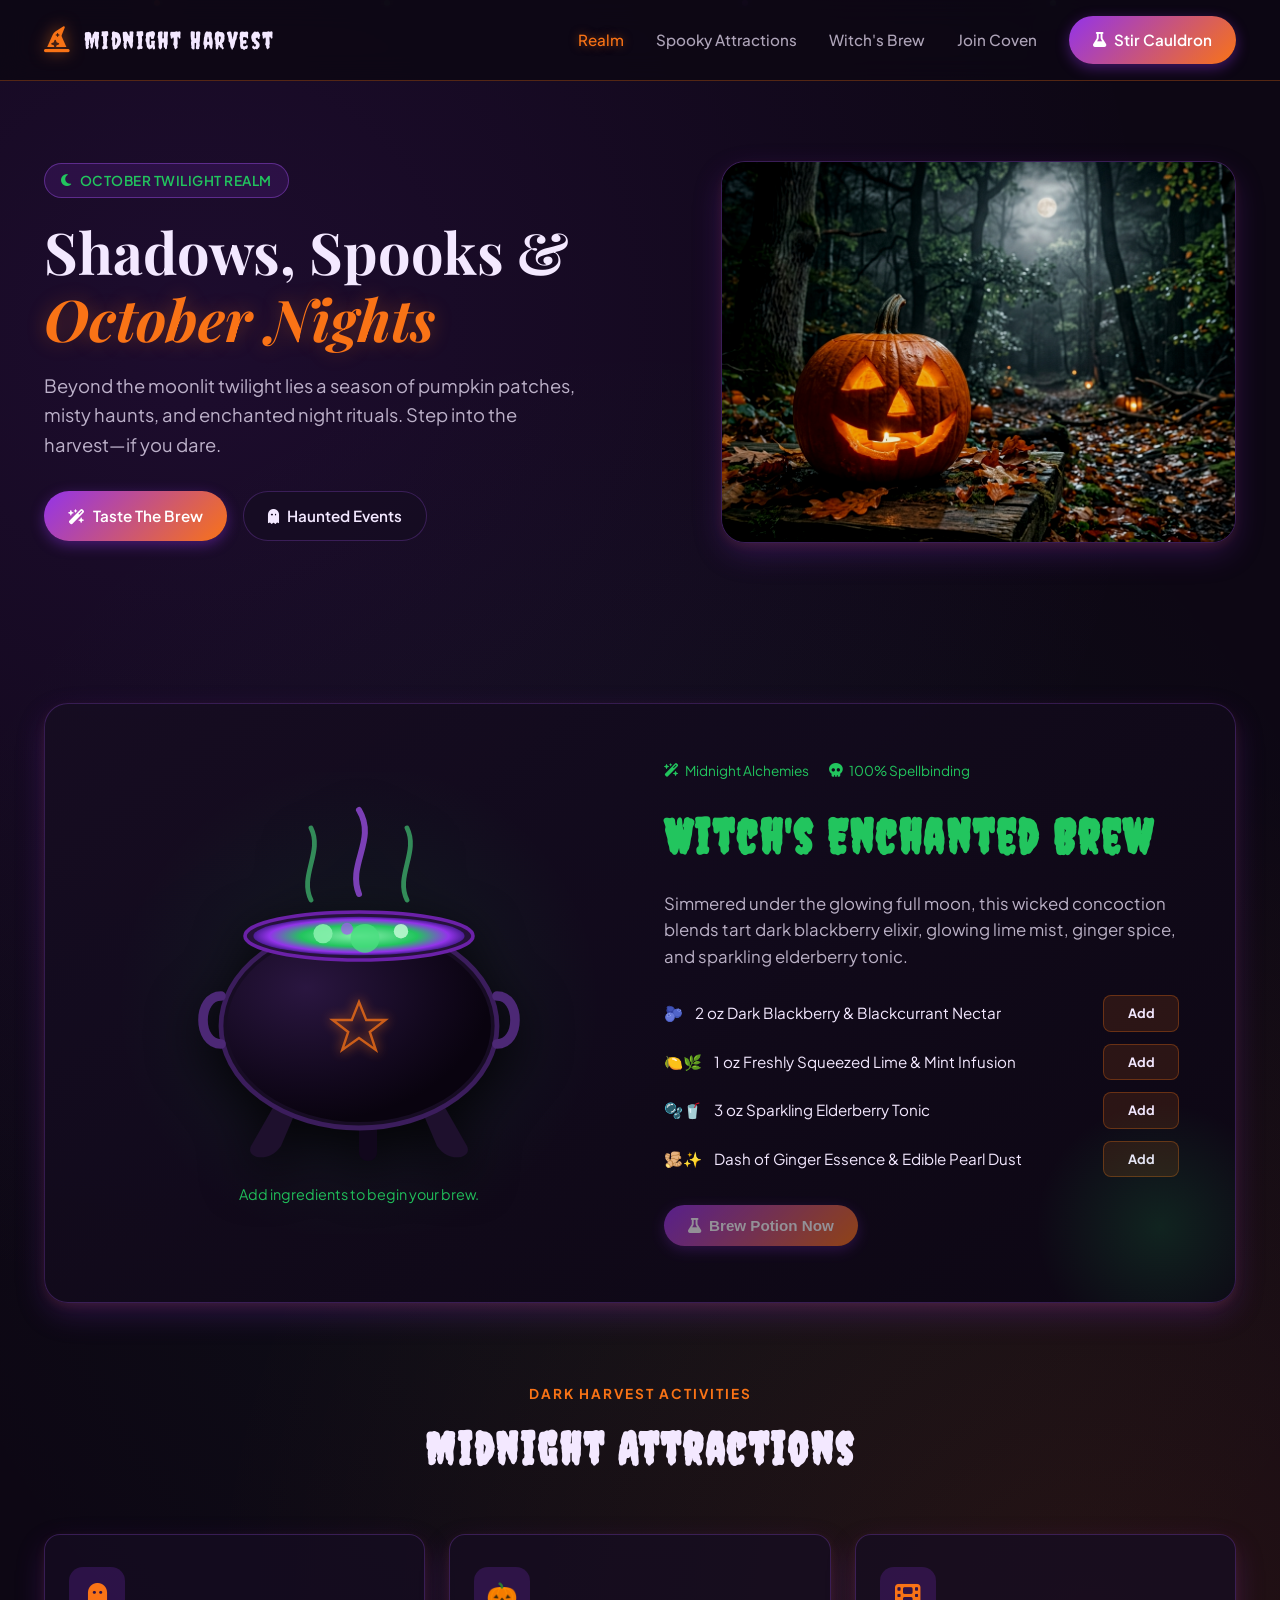
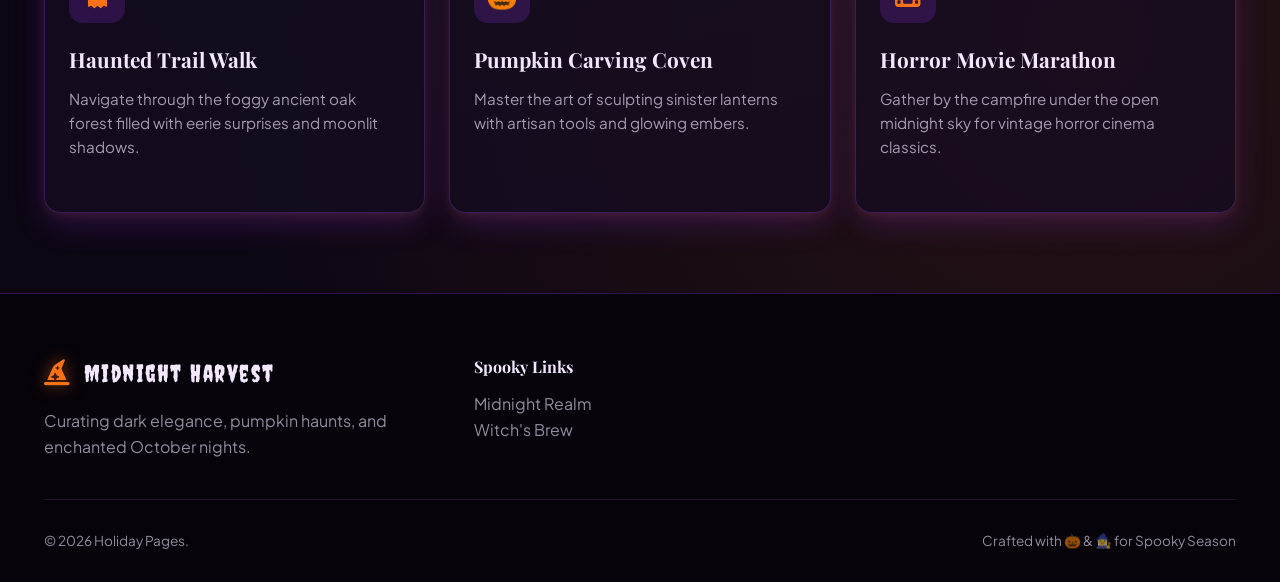
<file: index.html>
<!DOCTYPE html>
<html lang="en">

<head>
    <meta charset="UTF-8">
    <meta name="viewport" content="width=device-width, initial-scale=1.0">
    <title>Midnight Harvest & Spooky Season</title>
    <link rel="icon" href="favicon.svg" type="image/svg+xml">
    <link rel="stylesheet" href="styles.css">
    <script src="nav.js" defer></script>
    <!-- Google Fonts: Creepster for eerie titles & Plus Jakarta Sans / Playfair for text -->
    <link rel="preconnect" href="https://fonts.googleapis.com">
    <link rel="preconnect" href="https://fonts.gstatic.com" crossorigin>
    <link href="https://fonts.googleapis.com/css2?family=Creepster&family=Playfair+Display:ital,wght@0,400..900;1,400..900&family=Plus+Jakarta+Sans:wght@300;400;500;600;700&display=swap" rel="stylesheet">
    <!-- FontAwesome icons for spooky UI items -->
    <link rel="stylesheet" href="https://cdnjs.cloudflare.com/ajax/libs/font-awesome/6.4.0/css/all.min.css">
</head>

<body>

    <div class="embers-container">
        <div class="floating-ember"></div>
        <div class="floating-ember"></div>
        <div class="floating-ember"></div>
        <div class="floating-ember"></div>
    </div>

    <!-- Navigation Header -->
    <header>
        <div class="container">
            <div class="nav-wrapper">
                <a href="#" class="logo">
                    <i class="fa-solid fa-hat-wizard"></i>
                    <span>Midnight Harvest</span>
                </a>
                <button class="nav-toggle" type="button" aria-expanded="false" aria-controls="primary-navigation" aria-label="Open navigation">
                    <i class="fa-solid fa-bars" aria-hidden="true"></i>
                </button>
                <div class="nav-menu" id="primary-navigation">
                    <ul class="nav-links">
                        <li><a href="#home" class="active">Realm</a></li>
                        <li><a href="#attractions">Spooky Attractions</a></li>
                        <li><a href="#brew">Witch's Brew</a></li>
                        <li><a href="pumpkin.html">Join Coven</a></li>
                    </ul>
                    <a href="#brew" class="btn-cta">
                        <i class="fa-solid fa-flask"></i> Stir Cauldron
                    </a>
                </div>
            </div>
        </div>
    </header>

    <main>
        <section class="hero-section" id="home">
            <div class="container">
                <div class="hero-grid">
                    <div class="hero-content">
                        <div class="seasonal-badge">
                            <i class="fa-solid fa-moon"></i> October Twilight Realm
                        </div>
                        <h1>Shadows, Spooks & <span>October Nights</span></h1>
                        <p>Beyond the moonlit twilight lies a season of pumpkin patches, misty haunts, and enchanted
                            night rituals. Step into the harvest—if you dare.</p>
                        <div class="hero-actions">
                            <a href="#brew" class="btn-cta">
                                <i class="fa-solid fa-wand-magic-sparkles"></i> Taste The Brew
                            </a>
                            <a href="#attractions" class="btn-secondary">
                                <i class="fa-solid fa-ghost"></i> Haunted Events
                            </a>
                        </div>
                    </div>

                    <div class="hero-spooky-card full-bleed-hero-card">
                        <img src="index-images/main-page.jpg"
                            alt="Glow of Jack-o-lantern in haunted woods">
                    </div>
                </div>
            </div>
        </section>

        <!-- Witch's Cauldron Recipe Section -->
        <section class="container" id="brew">
            <div class="story-section">
                <div class="story-grid">
                    <!-- DETAILED VECTOR WITCH'S CAULDRON WITH GLOWING BREW & ANIMATIONS -->
                    <div class="cauldron-container">
                        <div class="cauldron-svg-wrapper">
                            <svg viewBox="0 0 300 320" fill="none" xmlns="http://www.w3.org/2000/svg">
                                <!-- Steam & Mist layer -->
                                <g class="cauldron-steam">
                                    <path d="M110 90C100 70 120 50 110 30" stroke="#4ade80" stroke-width="4"
                                        stroke-linecap="round" opacity="0.6" />
                                    <path d="M150 85C140 60 165 40 150 15" stroke="#a855f7" stroke-width="5"
                                        stroke-linecap="round" opacity="0.7" />
                                    <path d="M190 90C180 70 200 50 190 30" stroke="#4ade80" stroke-width="4"
                                        stroke-linecap="round" opacity="0.6" />
                                </g>

                                <!-- Cauldron Feet/Stand -->
                                <path d="M80 260 L60 295 C55 305 75 310 85 295 L100 260 Z" fill="#1e102d" />
                                <path d="M220 260 L240 295 C245 305 225 310 215 295 L200 260 Z" fill="#1e102d" />
                                <path d="M150 270 L150 300 C150 310 165 310 165 300 L165 270 Z" fill="#11071c" />

                                <!-- Cauldron Body -->
                                <ellipse cx="150" cy="195" rx="115" ry="85" fill="#170c24" stroke="#3b1d5c"
                                    stroke-width="4" />
                                <ellipse cx="150" cy="195" rx="110" ry="80" fill="url(#cauldronShading)" />

                                <!-- Handles -->
                                <path d="M35 170 C15 170 15 210 35 210" stroke="#4c2875" stroke-width="8"
                                    stroke-linecap="round" fill="none" />
                                <path d="M265 170 C285 170 285 210 265 210" stroke="#4c2875" stroke-width="8"
                                    stroke-linecap="round" fill="none" />

                                <!-- Rim -->
                                <ellipse cx="150" cy="120" rx="95" ry="20" fill="#26123b" stroke="#6b21a8"
                                    stroke-width="3" />

                                <!-- Glowing Potion Liquid Surface -->
                                <g class="cauldron-glow">
                                    <ellipse cx="150" cy="120" rx="88" ry="16" fill="url(#potionGlow)" />
                                </g>

                                <!-- Bubbles popping in the potion -->
                                <circle class="cauldron-bubble" cx="120" cy="118" r="8" fill="#86efac" opacity="0.9" />
                                <circle class="cauldron-bubble-2" cx="155" cy="122" r="12" fill="#4ade80"
                                    opacity="0.8" />
                                <circle class="cauldron-bubble-3" cx="185" cy="116" r="6" fill="#bbf7d0"
                                    opacity="0.9" />
                                <circle class="cauldron-bubble" cx="140" cy="114" r="5" fill="#a855f7" opacity="0.7" />

                                <!-- Magic Emblem on Cauldron Front -->
                                <path
                                    d="M150 175 L156 190 L172 190 L159 200 L164 215 L150 205 L136 215 L141 200 L128 190 L144 190 Z"
                                    fill="none" stroke="#f97316" stroke-width="2" opacity="0.8"
                                    filter="drop-shadow(0 0 5px #f97316)" />

                                <!-- Gradients Definition -->
                                <defs>
                                    <radialGradient id="cauldronShading" cx="30%" cy="30%" r="70%">
                                        <stop offset="0%" stop-color="#2a1640" />
                                        <stop offset="70%" stop-color="#12081d" />
                                        <stop offset="100%" stop-color="#09030f" />
                                    </radialGradient>
                                    <radialGradient id="potionGlow" cx="50%" cy="50%" r="50%">
                                        <stop offset="0%" stop-color="#86efac" />
                                        <stop offset="55%" stop-color="#22c55e" />
                                        <stop offset="85%" stop-color="#9333ea" />
                                        <stop offset="100%" stop-color="#4c1d95" />
                                    </radialGradient>
                                </defs>
                            </svg>
                        </div>
                        <div class="cauldron-recipe-state">
                            <p class="cauldron-status" id="cauldronStatus" role="status" aria-live="polite">Add ingredients to begin your brew.</p>
                            <ul class="cauldron-contents" id="cauldronContents" aria-label="Ingredients in the cauldron"></ul>
                        </div>
                    </div>

                    <!-- Recipe Content -->
                    <div class="story-content">
                        <div class="recipe-meta">
                            <span><i class="fa-solid fa-wand-magic-sparkles"></i> Midnight Alchemies</span>
                            <span><i class="fa-solid fa-skull"></i> 100% Spellbinding</span>
                        </div>
                        <h2 class="spooky-font" style="color: var(--accent-green); font-size: 3rem;">Witch's Enchanted
                            Brew</h2>
                        <p>Simmered under the glowing full moon, this wicked concoction blends tart dark blackberry
                            elixir, glowing lime mist, ginger spice, and sparkling elderberry tonic.</p>

                        <ul class="ingredient-list brew-ingredient-list">
                            <li>
                                <span class="ingredient-name"><span aria-hidden="true">🫐</span> 2 oz Dark Blackberry & Blackcurrant Nectar</span>
                                <button class="ingredient-add" type="button" data-ingredient="Dark Blackberry & Blackcurrant Nectar">Add</button>
                            </li>
                            <li>
                                <span class="ingredient-name"><span aria-hidden="true">🍋🌿</span> 1 oz Freshly Squeezed Lime & Mint Infusion</span>
                                <button class="ingredient-add" type="button" data-ingredient="Freshly Squeezed Lime & Mint Infusion">Add</button>
                            </li>
                            <li>
                                <span class="ingredient-name"><span aria-hidden="true">🫧🥤</span> 3 oz Sparkling Elderberry Tonic</span>
                                <button class="ingredient-add" type="button" data-ingredient="Sparkling Elderberry Tonic">Add</button>
                            </li>
                            <li>
                                <span class="ingredient-name"><span aria-hidden="true">🫚✨</span> Dash of Ginger Essence & Edible Pearl Dust</span>
                                <button class="ingredient-add" type="button" data-ingredient="Ginger Essence & Edible Pearl Dust">Add</button>
                            </li>
                        </ul>

                        <div class="brew-actions">
                            <button class="btn-cta" id="brewButton" type="button" onclick="castSpell()" disabled>
                                <i class="fa-solid fa-flask"></i> Brew Potion Now
                            </button>
                            <button class="btn-cta" id="drinkButton" type="button" onclick="drinkPotion()" hidden>
                                <i class="fa-solid fa-glass-water"></i> Drink Potion
                            </button>
                        </div>
                    </div>
                </div>
            </div>
        </section>

        <!-- Attractions Section -->
        <section class="container" id="attractions">
            <div class="section-header">
                <span class="sub-title">Dark Harvest Activities</span>
                <h2 class="spooky-font">Midnight Attractions</h2>
            </div>

            <div class="highlights-grid">
                <a class="feature-card" href="haunted.html">
                    <div class="feature-icon-wrapper">
                        <i class="fa-solid fa-ghost"></i>
                    </div>
                    <h3>Haunted Trail Walk</h3>
                    <p>Navigate through the foggy ancient oak forest filled with eerie surprises and moonlit shadows.
                    </p>
                </a>

                <a class="feature-card" href="pumpkin.html">
                    <div class="feature-icon-wrapper">
                        <span aria-hidden="true">🎃</span>
                    </div>
                    <h3>Pumpkin Carving Coven</h3>
                    <p>Master the art of sculpting sinister lanterns with artisan tools and glowing embers.</p>
                </a>

                <a class="feature-card" href="movies.html">
                    <div class="feature-icon-wrapper">
                        <i class="fa-solid fa-film"></i>
                    </div>
                    <h3>Horror Movie Marathon</h3>
                    <p>Gather by the campfire under the open midnight sky for vintage horror cinema classics.</p>
                </a>
            </div>
        </section>
    </main>

    <!-- Footer -->
    <footer>
        <div class="container">
            <div class="footer-grid">
                <div class="footer-brand">
                    <a href="#" class="logo">
                        <i class="fa-solid fa-hat-wizard"></i>
                        <span>Midnight Harvest</span>
                    </a>
                    <p>Curating dark elegance, pumpkin haunts, and enchanted October nights.</p>
                </div>
                <div>
                    <h4 style="color: var(--text-ghost); margin-bottom: 12px;">Spooky Links</h4>
                    <p><a href="#home" style="color: rgba(243,232,255,0.6); text-decoration: none;">Midnight Realm</a>
                    </p>
                    <p><a href="#brew" style="color: rgba(243,232,255,0.6); text-decoration: none;">Witch's Brew</a></p>
                </div>
            </div>
            <div class="footer-bottom">
                <p>&copy; 2026 Holiday Pages.</p>
                <p>Crafted with 🎃 & 🧙‍♀️ for Spooky Season</p>
            </div>
        </div>
    </footer>

    <!-- Toast Popup for Potion Spell -->
    <div class="spooky-toast" id="spookyToast" role="status" aria-live="polite">
        🧪 <i id="spookyToastMessage">Thick, heavy pockets of air pushed through the syrupy liquid, breaking with a sluggish snap.</i>
    </div>

    <script>
        const ingredientButtons = document.querySelectorAll('.ingredient-add');
        const cauldronContents = document.getElementById('cauldronContents');
        const cauldronStatus = document.getElementById('cauldronStatus');
        const brewButton = document.getElementById('brewButton');
        const drinkButton = document.getElementById('drinkButton');
        const addedIngredients = new Set();
        let isBrewing = false;
        let potionEffectTimeout;
        let potionAnimationFrame;
        let potionFloaters = [];

        function stopPotionChaos() {
            cancelAnimationFrame(potionAnimationFrame);
            potionFloaters.forEach(({ element }) => {
                element.classList.remove('potion-floater');
                element.style.translate = '';
            });
            potionFloaters = [];
            document.body.classList.remove('potion-chaos');
        }

        function startPotionChaos() {
            stopPotionChaos();

            if (window.matchMedia('(prefers-reduced-motion: reduce)').matches) return;

            function isPositionedToViewport(element) {
                for (let ancestor = element; ancestor && ancestor !== document.body; ancestor = ancestor.parentElement) {
                    const position = getComputedStyle(ancestor).position;
                    if (position === 'fixed' || position === 'sticky') return true;
                }
                return false;
            }

            const floaterSelector = '.seasonal-badge, h1, h2, h3, h4, p, a, button, li, img, svg, .ingredient-name, .feature-card, .movie-card, .cauldron-container, .story-content, .section-header, .hero-spooky-card, .logo, .nav-toggle, .recipe-meta, .hero-actions, .footer-brand, .footer-bottom';
            const pageWidth = Math.max(document.documentElement.scrollWidth, window.innerWidth);
            const pageHeight = Math.max(document.documentElement.scrollHeight, window.innerHeight);
            const candidates = Array.from(document.querySelectorAll(floaterSelector));
            const candidateSelector = candidates.map((element) => {
                if (element.id) return `#${CSS.escape(element.id)}`;
                const classes = Array.from(element.classList).map((name) => `.${CSS.escape(name)}`).join('');
                return `${element.tagName.toLowerCase()}${classes}`;
            });

            potionFloaters = candidates
                .filter((element) => {
                    const bounds = element.getBoundingClientRect();
                    const style = getComputedStyle(element);
                    const isBrewIngredient = element.matches('.brew-ingredient-list .ingredient-name, .brew-ingredient-list .ingredient-add');
                    const recipeContent = element.closest('.story-content')?.querySelector('.brew-ingredient-list');
                    const parentFloater = element.parentElement?.closest(candidateSelector.join(','));
                    const isRecipeChild = Boolean(recipeContent && parentFloater?.matches('.story-content'));
                    const hasUnselectedFloaterParent = parentFloater && !isRecipeChild &&
                        !(isBrewIngredient && parentFloater.matches('.brew-ingredient-list > li'));
                    return bounds.width > 0 && bounds.height > 0 &&
                        style.display !== 'none' && style.visibility !== 'hidden' &&
                        style.position !== 'fixed' &&
                        !isPositionedToViewport(element) &&
                        !(element.matches('.story-content') && element.querySelector('.brew-ingredient-list')) &&
                        !element.matches('.brew-ingredient-list > li') &&
                        !hasUnselectedFloaterParent;
                })
                .map((element) => {
                    const bounds = element.getBoundingClientRect();
                    const x = bounds.left + window.scrollX;
                    const y = bounds.top + window.scrollY;
                    element.classList.add('potion-floater');
                    return {
                        element,
                        x,
                        y,
                        originX: x,
                        originY: y,
                        width: bounds.width,
                        height: bounds.height,
                        velocityX: (Math.random() - 0.5) * 2.4 || 1.2,
                        velocityY: (Math.random() - 0.5) * 2.4 || -1.2
                    };
                });

            document.body.classList.add('potion-chaos');
            let previousTime = 0;

            function animateFloaters(time) {
                const frameScale = previousTime ? Math.min((time - previousTime) / 16.67, 2) : 1;
                previousTime = time;

                potionFloaters.forEach((floater) => {
                    floater.x += floater.velocityX * frameScale;
                    floater.y += floater.velocityY * frameScale;

                    if (floater.x < 0 || floater.x + floater.width > pageWidth) {
                        floater.x = Math.max(0, Math.min(floater.x, pageWidth - floater.width));
                        floater.velocityX *= -1;
                    }
                    if (floater.y < 0 || floater.y + floater.height > pageHeight) {
                        floater.y = Math.max(0, Math.min(floater.y, pageHeight - floater.height));
                        floater.velocityY *= -1;
                    }
                });

                for (let collisionPass = 0; collisionPass < 3; collisionPass += 1) {
                    for (let firstIndex = 0; firstIndex < potionFloaters.length; firstIndex += 1) {
                        const first = potionFloaters[firstIndex];
                        for (let secondIndex = firstIndex + 1; secondIndex < potionFloaters.length; secondIndex += 1) {
                            const second = potionFloaters[secondIndex];
                            const overlapX = Math.min(first.x + first.width, second.x + second.width) - Math.max(first.x, second.x);
                            const overlapY = Math.min(first.y + first.height, second.y + second.height) - Math.max(first.y, second.y);
                            if (overlapX <= 0 || overlapY <= 0) continue;

                            const firstInverseMass = 1 / (first.width * first.height);
                            const secondInverseMass = 1 / (second.width * second.height);
                            const inverseMassTotal = firstInverseMass + secondInverseMass;

                            if (overlapX < overlapY) {
                                const normal = first.x + first.width / 2 < second.x + second.width / 2 ? -1 : 1;
                                const separation = overlapX + 0.5;
                                first.x += normal * separation * firstInverseMass / inverseMassTotal;
                                second.x -= normal * separation * secondInverseMass / inverseMassTotal;
                                if ((first.velocityX - second.velocityX) * normal < 0) {
                                    [first.velocityX, second.velocityX] = [second.velocityX, first.velocityX];
                                }
                            } else {
                                const normal = first.y + first.height / 2 < second.y + second.height / 2 ? -1 : 1;
                                const separation = overlapY + 0.5;
                                first.y += normal * separation * firstInverseMass / inverseMassTotal;
                                second.y -= normal * separation * secondInverseMass / inverseMassTotal;
                                if ((first.velocityY - second.velocityY) * normal < 0) {
                                    [first.velocityY, second.velocityY] = [second.velocityY, first.velocityY];
                                }
                            }
                        }
                    }
                }

                potionFloaters.forEach((floater) => {
                    const maxX = Math.max(0, pageWidth - floater.width);
                    const maxY = Math.max(0, pageHeight - floater.height);
                    if (floater.x < 0 || floater.x > maxX) {
                        floater.x = Math.max(0, Math.min(floater.x, maxX));
                        floater.velocityX = Math.abs(floater.velocityX) * (floater.x === maxX ? -1 : 1);
                    }
                    if (floater.y < 0 || floater.y > maxY) {
                        floater.y = Math.max(0, Math.min(floater.y, maxY));
                        floater.velocityY = Math.abs(floater.velocityY) * (floater.y === maxY ? -1 : 1);
                    }
                });

                potionFloaters.forEach(({ element, x, y, originX, originY }) => {
                    element.style.translate = `${x - originX}px ${y - originY}px`;
                });
                potionAnimationFrame = requestAnimationFrame(animateFloaters);
            }

            potionAnimationFrame = requestAnimationFrame(animateFloaters);
        }

        function resetIngredients(status) {
            addedIngredients.clear();
            cauldronContents.replaceChildren();
            ingredientButtons.forEach((button) => {
                button.disabled = false;
                button.textContent = 'Add';
            });
            brewButton.disabled = true;
            drinkButton.hidden = true;
            cauldronStatus.textContent = status;
            isBrewing = false;
        }

        function drinkPotion() {
            if (!isBrewing || drinkButton.hidden) return;

            document.getElementById('spookyToast').style.display = 'none';
            clearTimeout(potionEffectTimeout);
            startPotionChaos();
            potionEffectTimeout = setTimeout(stopPotionChaos, 60_000);
            resetIngredients('You enjoyed the potion. Add ingredients to brew another.');
        }

        ingredientButtons.forEach((button) => {
            button.addEventListener('click', () => {
                const ingredient = button.dataset.ingredient;
                if (addedIngredients.has(ingredient)) return;

                addedIngredients.add(ingredient);
                const listItem = document.createElement('li');
                listItem.textContent = ingredient;
                cauldronContents.append(listItem);

                button.disabled = true;
                button.textContent = 'Added';
                cauldronStatus.textContent = addedIngredients.size === ingredientButtons.length
                    ? 'All ingredients added. Your brew is ready.'
                    : `${addedIngredients.size} of ${ingredientButtons.length} ingredients added.`;
                brewButton.disabled = addedIngredients.size !== ingredientButtons.length;
            });
        });

        function castSpell() {
            if (isBrewing || addedIngredients.size !== ingredientButtons.length) return;

            isBrewing = true;
            brewButton.disabled = true;
            const toast = document.getElementById('spookyToast');
            const toastMessage = document.getElementById('spookyToastMessage');
            toast.style.display = 'block';
            toastMessage.textContent = 'Thick, heavy pockets of air pushed through the syrupy liquid, breaking with a sluggish snap.';
            cauldronStatus.textContent = 'Your potion is bubbling away.';

            // Visual feedback on cauldron SVG bubbles
            const bubbles = document.querySelectorAll('.cauldron-bubble, .cauldron-bubble-2, .cauldron-bubble-3');
            bubbles.forEach(b => {
                b.style.fill = "#f97316";
            });

            setTimeout(() => {
                toast.style.display = 'none';
                bubbles.forEach(b => {
                    b.style.fill = "#86efac";
                });

                setTimeout(() => {
                    toastMessage.textContent = 'Your potion is ready to serve!';
                    toast.style.display = 'block';
                    cauldronStatus.textContent = 'Your potion is ready to serve.';
                    drinkButton.hidden = false;

                    setTimeout(() => {
                        toast.style.display = 'none';
                    }, 3000);
                }, 1500);
            }, 4000);
        }
    </script>
</body>
</html>
</file>
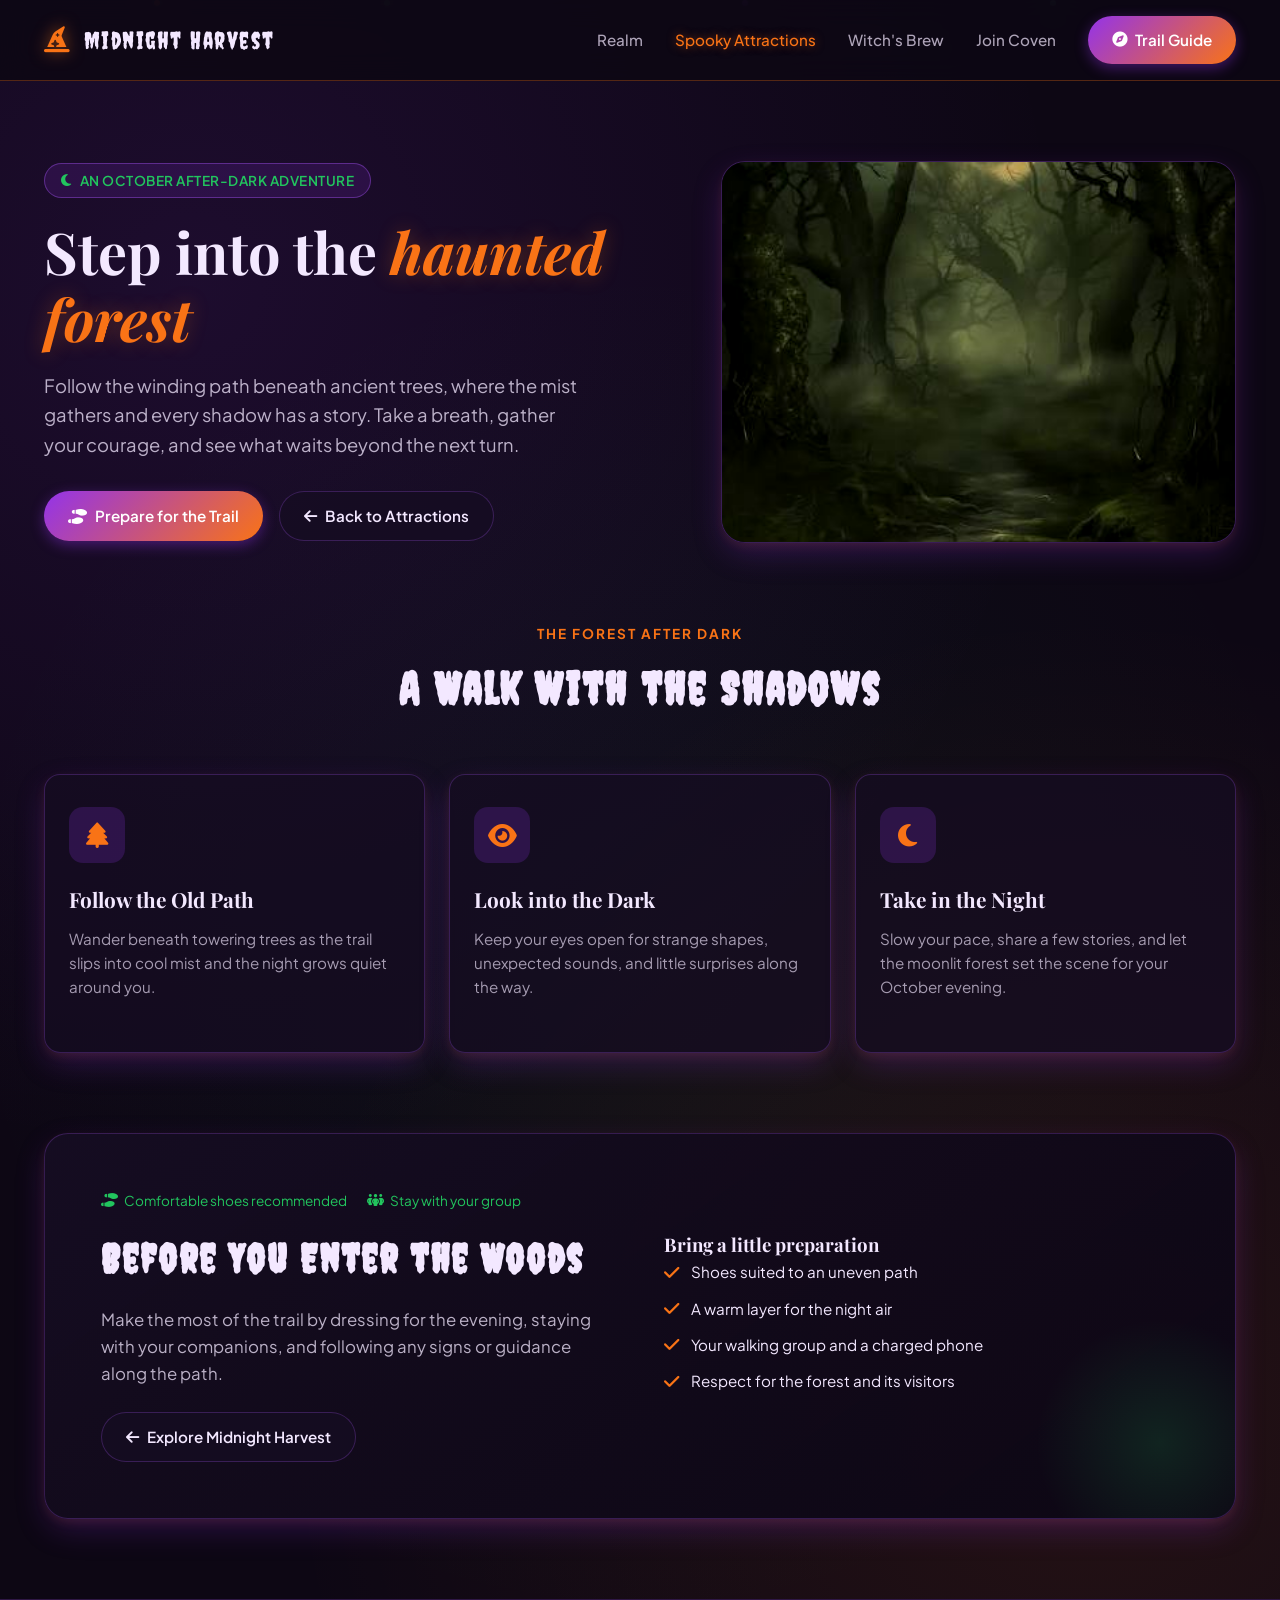
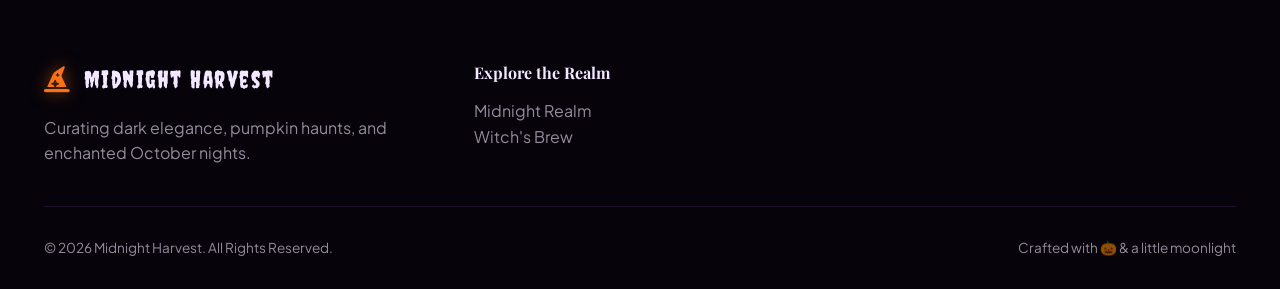
<file: haunted.html>
<!DOCTYPE html>
<html lang="en">
<head>
    <meta charset="UTF-8">
    <meta name="viewport" content="width=device-width, initial-scale=1.0">
    <title>Haunted Trail Walk</title>
    <link rel="icon" href="favicon.svg" type="image/svg+xml">
    <link rel="stylesheet" href="styles.css">
    <script src="nav.js" defer></script>
    <!-- Google Fonts: Creepster for eerie titles & Plus Jakarta Sans / Playfair for text -->
    <link rel="preconnect" href="https://fonts.googleapis.com">
    <link rel="preconnect" href="https://fonts.gstatic.com" crossorigin>
    <link href="https://fonts.googleapis.com/css2?family=Creepster&family=Playfair+Display:ital,wght@0,400..900;1,400..900&family=Plus+Jakarta+Sans:wght@300;400;500;600;700&display=swap" rel="stylesheet">
    <!-- FontAwesome icons for spooky UI items -->
    <link rel="stylesheet" href="https://cdnjs.cloudflare.com/ajax/libs/font-awesome/6.4.0/css/all.min.css">
</head>
<body>
    <div class="embers-container" aria-hidden="true">
        <div class="floating-ember"></div>
        <div class="floating-ember"></div>
        <div class="floating-ember"></div>
        <div class="floating-ember"></div>
    </div>

    <!-- Navigation Header -->
    <header>
        <div class="container">
            <div class="nav-wrapper">
                <a href="index.html" class="logo">
                    <i class="fa-solid fa-hat-wizard"></i>
                    <span>Midnight Harvest</span>
                </a>
                <button class="nav-toggle" type="button" aria-expanded="false" aria-controls="primary-navigation" aria-label="Open navigation">
                    <i class="fa-solid fa-bars" aria-hidden="true"></i>
                </button>
                <div class="nav-menu" id="primary-navigation">
                    <ul class="nav-links">
                        <li><a href="index.html#home">Realm</a></li>
                        <li><a href="index.html#attractions" class="active">Spooky Attractions</a></li>
                        <li><a href="index.html#brew">Witch's Brew</a></li>
                        <li><a href="pumpkin.html">Join Coven</a></li>
                    </ul>
                    <a href="#trail-guide" class="btn-cta">
                        <i class="fa-solid fa-compass"></i> Trail Guide
                    </a>
                </div>
            </div>
        </div>
    </header>

    <main>
        <section class="hero-section" id="home">
            <div class="container">
                <div class="hero-grid">
                    <div class="hero-content">
                        <div class="seasonal-badge">
                            <i class="fa-solid fa-moon"></i> An October After-Dark Adventure
                        </div>
                        <h1>Step into the <span>haunted forest</span></h1>
                        <p>Follow the winding path beneath ancient trees, where the mist gathers and every shadow has a story. Take a breath, gather your courage, and see what waits beyond the next turn.</p>
                        <div class="hero-actions">
                            <a href="#trail-guide" class="btn-cta">
                                <i class="fa-solid fa-shoe-prints"></i> Prepare for the Trail
                            </a>
                            <a href="index.html#attractions" class="btn-secondary">
                                <i class="fa-solid fa-arrow-left"></i> Back to Attractions
                            </a>
                        </div>
                    </div>

                    <div class="hero-spooky-card full-bleed-hero-card">
                        <img src="haunted-images/haunted-path.jpg"
                            alt="A moonlit path winding through a swampy forest of twisted trees">
                    </div>
                </div>
            </div>
        </section>

        <section class="container" id="trail-experience">
            <div class="section-header">
                <span class="sub-title">The forest after dark</span>
                <h2 class="spooky-font">A Walk with the Shadows</h2>
            </div>

            <div class="highlights-grid">
                <div class="feature-card">
                    <div class="feature-icon-wrapper">
                        <i class="fa-solid fa-tree"></i>
                    </div>
                    <h3>Follow the Old Path</h3>
                    <p>Wander beneath towering trees as the trail slips into cool mist and the night grows quiet around you.</p>
                </div>

                <div class="feature-card">
                    <div class="feature-icon-wrapper">
                        <i class="fa-solid fa-eye"></i>
                    </div>
                    <h3>Look into the Dark</h3>
                    <p>Keep your eyes open for strange shapes, unexpected sounds, and little surprises along the way.</p>
                </div>

                <div class="feature-card">
                    <div class="feature-icon-wrapper">
                        <i class="fa-solid fa-moon"></i>
                    </div>
                    <h3>Take in the Night</h3>
                    <p>Slow your pace, share a few stories, and let the moonlit forest set the scene for your October evening.</p>
                </div>
            </div>
        </section>

        <section class="container" id="trail-guide">
            <div class="story-section">
                <div class="story-grid">
                    <div class="story-content">
                        <div class="recipe-meta">
                            <span><i class="fa-solid fa-shoe-prints"></i> Comfortable shoes recommended</span>
                            <span><i class="fa-solid fa-people-group"></i> Stay with your group</span>
                        </div>
                        <h2 class="spooky-font">Before You Enter the Woods</h2>
                        <p>Make the most of the trail by dressing for the evening, staying with your companions, and following any signs or guidance along the path.</p>
                        <a href="index.html#attractions" class="btn-secondary">
                            <i class="fa-solid fa-arrow-left"></i> Explore Midnight Harvest
                        </a>
                    </div>

                    <div class="story-content">
                        <h3>Bring a little preparation</h3>
                        <ul class="ingredient-list">
                            <li><i class="fa-solid fa-check"></i> Shoes suited to an uneven path</li>
                            <li><i class="fa-solid fa-check"></i> A warm layer for the night air</li>
                            <li><i class="fa-solid fa-check"></i> Your walking group and a charged phone</li>
                            <li><i class="fa-solid fa-check"></i> Respect for the forest and its visitors</li>
                        </ul>
                    </div>
                </div>
            </div>
        </section>
    </main>

    <footer>
        <div class="container">
            <div class="footer-grid">
                <div class="footer-brand">
                    <a href="index.html" class="logo">
                        <i class="fa-solid fa-hat-wizard"></i>
                        <span>Midnight Harvest</span>
                    </a>
                    <p>Curating dark elegance, pumpkin haunts, and enchanted October nights.</p>
                </div>
                <div>
                    <h4 style="color: var(--text-ghost); margin-bottom: 12px;">Explore the Realm</h4>
                    <p><a href="index.html#home" style="color: rgba(243,232,255,0.6); text-decoration: none;">Midnight Realm</a></p>
                    <p><a href="index.html#brew" style="color: rgba(243,232,255,0.6); text-decoration: none;">Witch's Brew</a></p>
                </div>
            </div>
            <div class="footer-bottom">
                <p>&copy; 2026 Midnight Harvest. All Rights Reserved.</p>
                <p>Crafted with 🎃 &amp; a little moonlight</p>
            </div>
        </div>
    </footer>
</body>
</html>
</file>
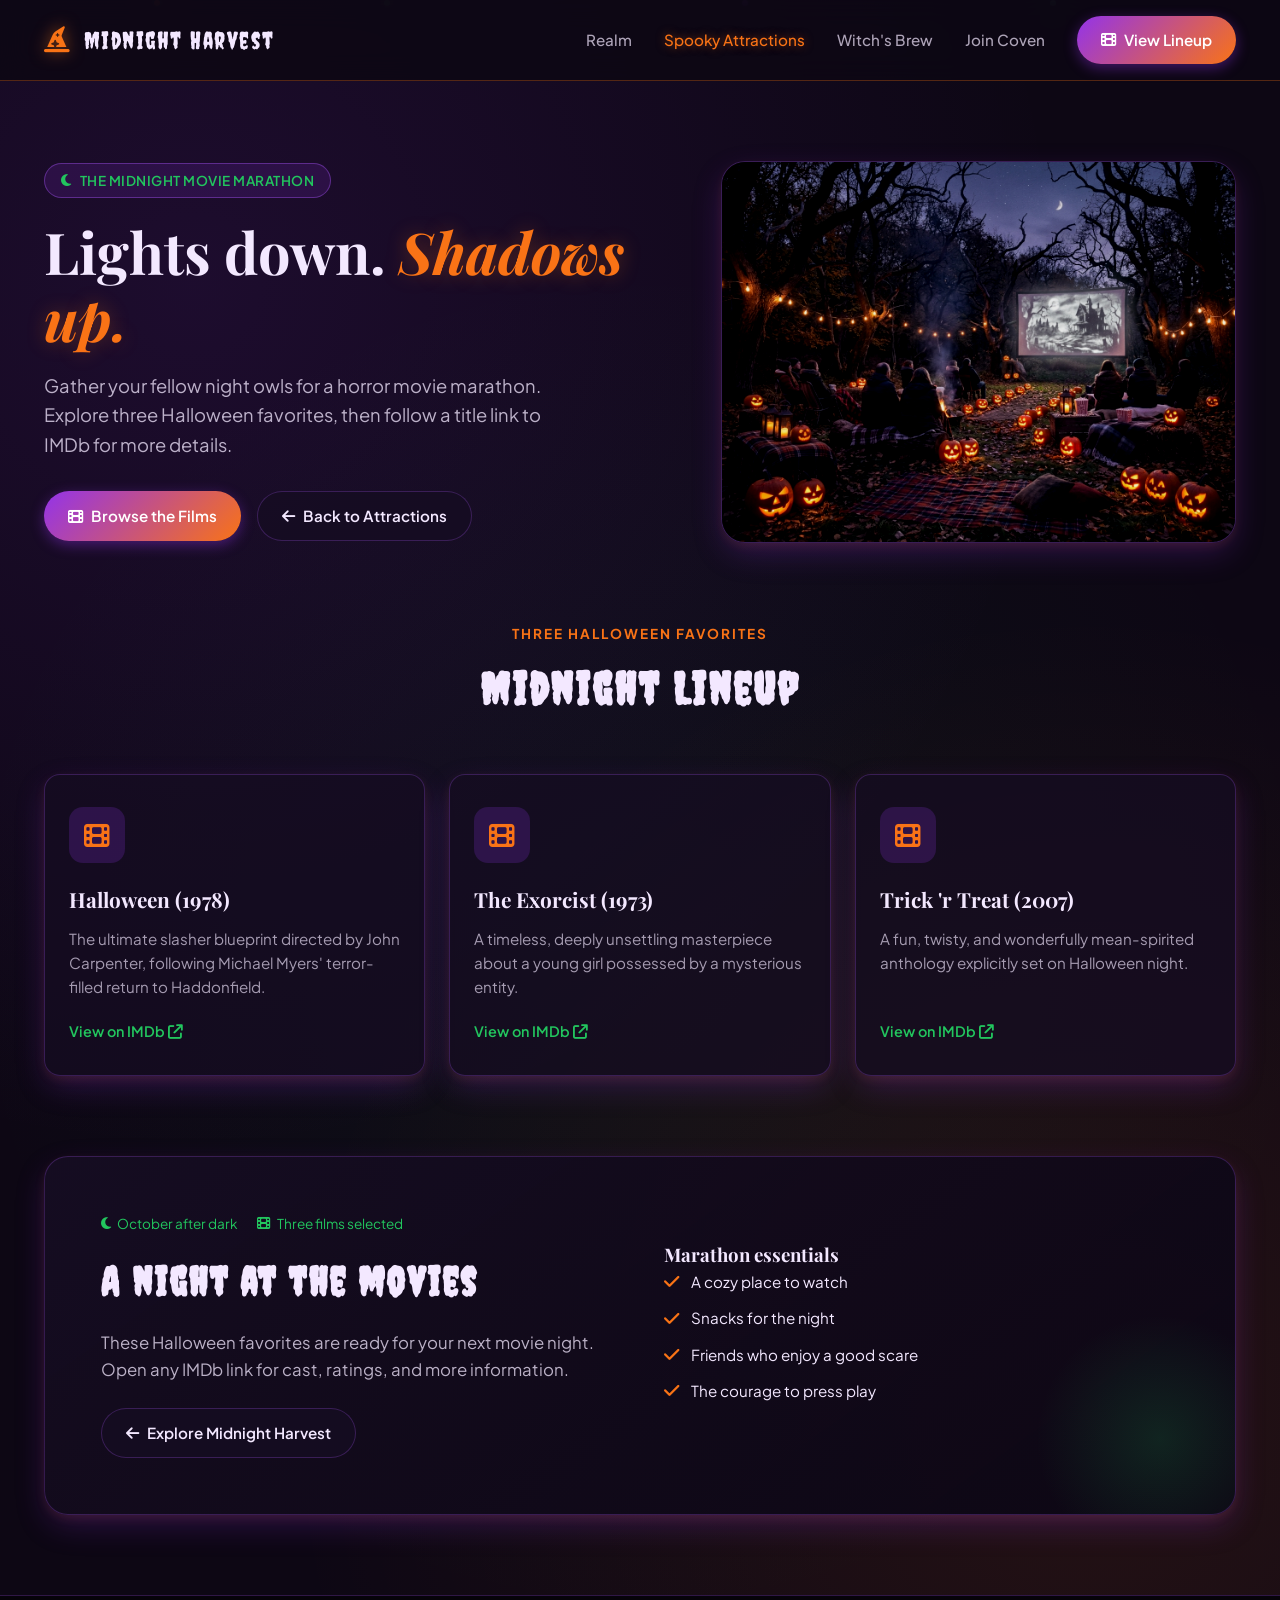
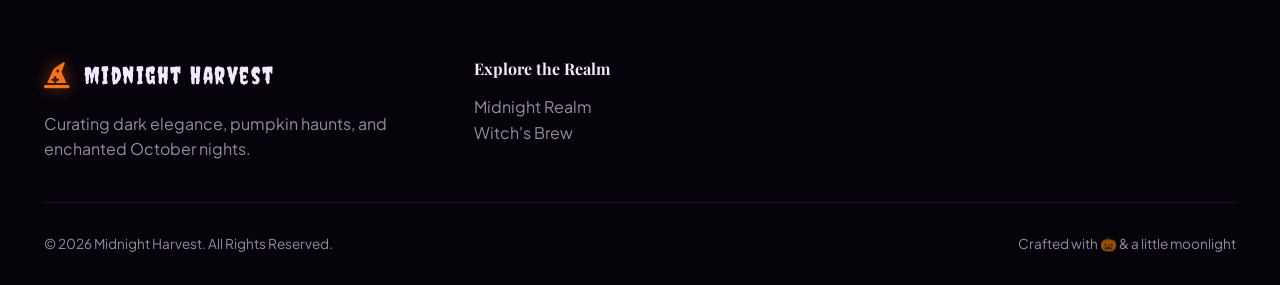
<file: movies.html>
<!DOCTYPE html>
<html lang="en">
<head>
    <meta charset="UTF-8">
    <meta name="viewport" content="width=device-width, initial-scale=1.0">
    <title>Horror Movie Marathon</title>
    <link rel="icon" href="favicon.svg" type="image/svg+xml">
    <link rel="stylesheet" href="styles.css">
    <script src="nav.js" defer></script>
    <!-- Google Fonts: Creepster for eerie titles & Plus Jakarta Sans / Playfair for text -->
    <link rel="preconnect" href="https://fonts.googleapis.com">
    <link rel="preconnect" href="https://fonts.gstatic.com" crossorigin>
    <link href="https://fonts.googleapis.com/css2?family=Creepster&family=Playfair+Display:ital,wght@0,400..900;1,400..900&family=Plus+Jakarta+Sans:wght@300;400;500;600;700&display=swap" rel="stylesheet">
    <!-- FontAwesome icons for spooky UI items -->
    <link rel="stylesheet" href="https://cdnjs.cloudflare.com/ajax/libs/font-awesome/6.4.0/css/all.min.css">
</head>
<body>
    <div class="embers-container" aria-hidden="true">
        <div class="floating-ember"></div>
        <div class="floating-ember"></div>
        <div class="floating-ember"></div>
        <div class="floating-ember"></div>
    </div>

    <!-- Navigation Header -->
    <header>
        <div class="container">
            <div class="nav-wrapper">
                <a href="index.html" class="logo">
                    <i class="fa-solid fa-hat-wizard"></i>
                    <span>Midnight Harvest</span>
                </a>
                <button class="nav-toggle" type="button" aria-expanded="false" aria-controls="primary-navigation" aria-label="Open navigation">
                    <i class="fa-solid fa-bars" aria-hidden="true"></i>
                </button>
                <div class="nav-menu" id="primary-navigation">
                    <ul class="nav-links">
                        <li><a href="index.html#home">Realm</a></li>
                        <li><a href="index.html#attractions" class="active">Spooky Attractions</a></li>
                        <li><a href="index.html#brew">Witch's Brew</a></li>
                        <li><a href="pumpkin.html">Join Coven</a></li>
                    </ul>
                    <a href="#lineup" class="btn-cta">
                        <i class="fa-solid fa-film"></i> View Lineup
                    </a>
                </div>
            </div>
        </div>
    </header>

    <main>
        <section class="hero-section" id="home">
            <div class="container">
                <div class="hero-grid">
                    <div class="hero-content">
                        <div class="seasonal-badge">
                            <i class="fa-solid fa-moon"></i> The Midnight Movie Marathon
                        </div>
                        <h1>Lights down. <span>Shadows up.</span></h1>
                        <p>Gather your fellow night owls for a horror movie marathon. Explore three Halloween favorites, then follow a title link to IMDb for more details.</p>
                        <div class="hero-actions">
                            <a href="#lineup" class="btn-cta">
                                <i class="fa-solid fa-film"></i> Browse the Films
                            </a>
                            <a href="index.html#attractions" class="btn-secondary">
                                <i class="fa-solid fa-arrow-left"></i> Back to Attractions
                            </a>
                        </div>
                    </div>

                    <div class="hero-spooky-card full-bleed-hero-card">
                        <img src="horror-images/movie-night-hero.jpg"
                            alt="Friends watching a Halloween movie outdoors among glowing jack-o'-lanterns">
                    </div>
                </div>
            </div>
        </section>

        <section class="container" id="lineup">
            <div class="section-header">
                <span class="sub-title">Three Halloween favorites</span>
                <h2 class="spooky-font">Midnight Lineup</h2>
            </div>

            <div class="highlights-grid">
                <a class="feature-card movie-card" href="https://www.imdb.com/title/tt0077651/" target="_blank" rel="noopener noreferrer" aria-label="Open Halloween (1978) on IMDb in a new tab">
                    <div class="feature-icon-wrapper">
                        <i class="fa-solid fa-film"></i>
                    </div>
                    <h3>Halloween (1978)</h3>
                    <p>The ultimate slasher blueprint directed by John Carpenter, following Michael Myers' terror-filled return to Haddonfield.</p>
                    <span class="movie-imdb-link">View on IMDb <i class="fa-solid fa-arrow-up-right-from-square" aria-hidden="true"></i></span>
                </a>

                <a class="feature-card movie-card" href="https://www.imdb.com/title/tt0070047/" target="_blank" rel="noopener noreferrer" aria-label="Open The Exorcist (1973) on IMDb in a new tab">
                    <div class="feature-icon-wrapper">
                        <i class="fa-solid fa-film"></i>
                    </div>
                    <h3>The Exorcist (1973)</h3>
                    <p>A timeless, deeply unsettling masterpiece about a young girl possessed by a mysterious entity.</p>
                    <span class="movie-imdb-link">View on IMDb <i class="fa-solid fa-arrow-up-right-from-square" aria-hidden="true"></i></span>
                </a>

                <a class="feature-card movie-card" href="https://www.imdb.com/title/tt0862856/" target="_blank" rel="noopener noreferrer" aria-label="Open Trick 'r Treat (2007) on IMDb in a new tab">
                    <div class="feature-icon-wrapper">
                        <i class="fa-solid fa-film"></i>
                    </div>
                    <h3>Trick 'r Treat (2007)</h3>
                    <p>A fun, twisty, and wonderfully mean-spirited anthology explicitly set on Halloween night.</p>
                    <span class="movie-imdb-link">View on IMDb <i class="fa-solid fa-arrow-up-right-from-square" aria-hidden="true"></i></span>
                </a>
            </div>
        </section>

        <section class="container" id="marathon-notes">
            <div class="story-section">
                <div class="story-grid">
                    <div class="story-content">
                        <div class="recipe-meta">
                            <span><i class="fa-solid fa-moon"></i> October after dark</span>
                            <span><i class="fa-solid fa-film"></i> Three films selected</span>
                        </div>
                        <h2 class="spooky-font">A night at the movies</h2>
                        <p>These Halloween favorites are ready for your next movie night. Open any IMDb link for cast, ratings, and more information.</p>
                        <a href="index.html#attractions" class="btn-secondary">
                            <i class="fa-solid fa-arrow-left"></i> Explore Midnight Harvest
                        </a>
                    </div>

                    <div class="story-content">
                        <h3>Marathon essentials</h3>
                        <ul class="ingredient-list">
                            <li><i class="fa-solid fa-check"></i> A cozy place to watch</li>
                            <li><i class="fa-solid fa-check"></i> Snacks for the night</li>
                            <li><i class="fa-solid fa-check"></i> Friends who enjoy a good scare</li>
                            <li><i class="fa-solid fa-check"></i> The courage to press play</li>
                        </ul>
                    </div>
                </div>
            </div>
        </section>
    </main>

    <footer>
        <div class="container">
            <div class="footer-grid">
                <div class="footer-brand">
                    <a href="index.html" class="logo">
                        <i class="fa-solid fa-hat-wizard"></i>
                        <span>Midnight Harvest</span>
                    </a>
                    <p>Curating dark elegance, pumpkin haunts, and enchanted October nights.</p>
                </div>
                <div>
                    <h4 style="color: var(--text-ghost); margin-bottom: 12px;">Explore the Realm</h4>
                    <p><a href="index.html#home" style="color: rgba(243,232,255,0.6); text-decoration: none;">Midnight Realm</a></p>
                    <p><a href="index.html#brew" style="color: rgba(243,232,255,0.6); text-decoration: none;">Witch's Brew</a></p>
                </div>
            </div>
            <div class="footer-bottom">
                <p>&copy; 2026 Midnight Harvest. All Rights Reserved.</p>
                <p>Crafted with 🎃 &amp; a little moonlight</p>
            </div>
        </div>
    </footer>
</body>
</html>
</file>
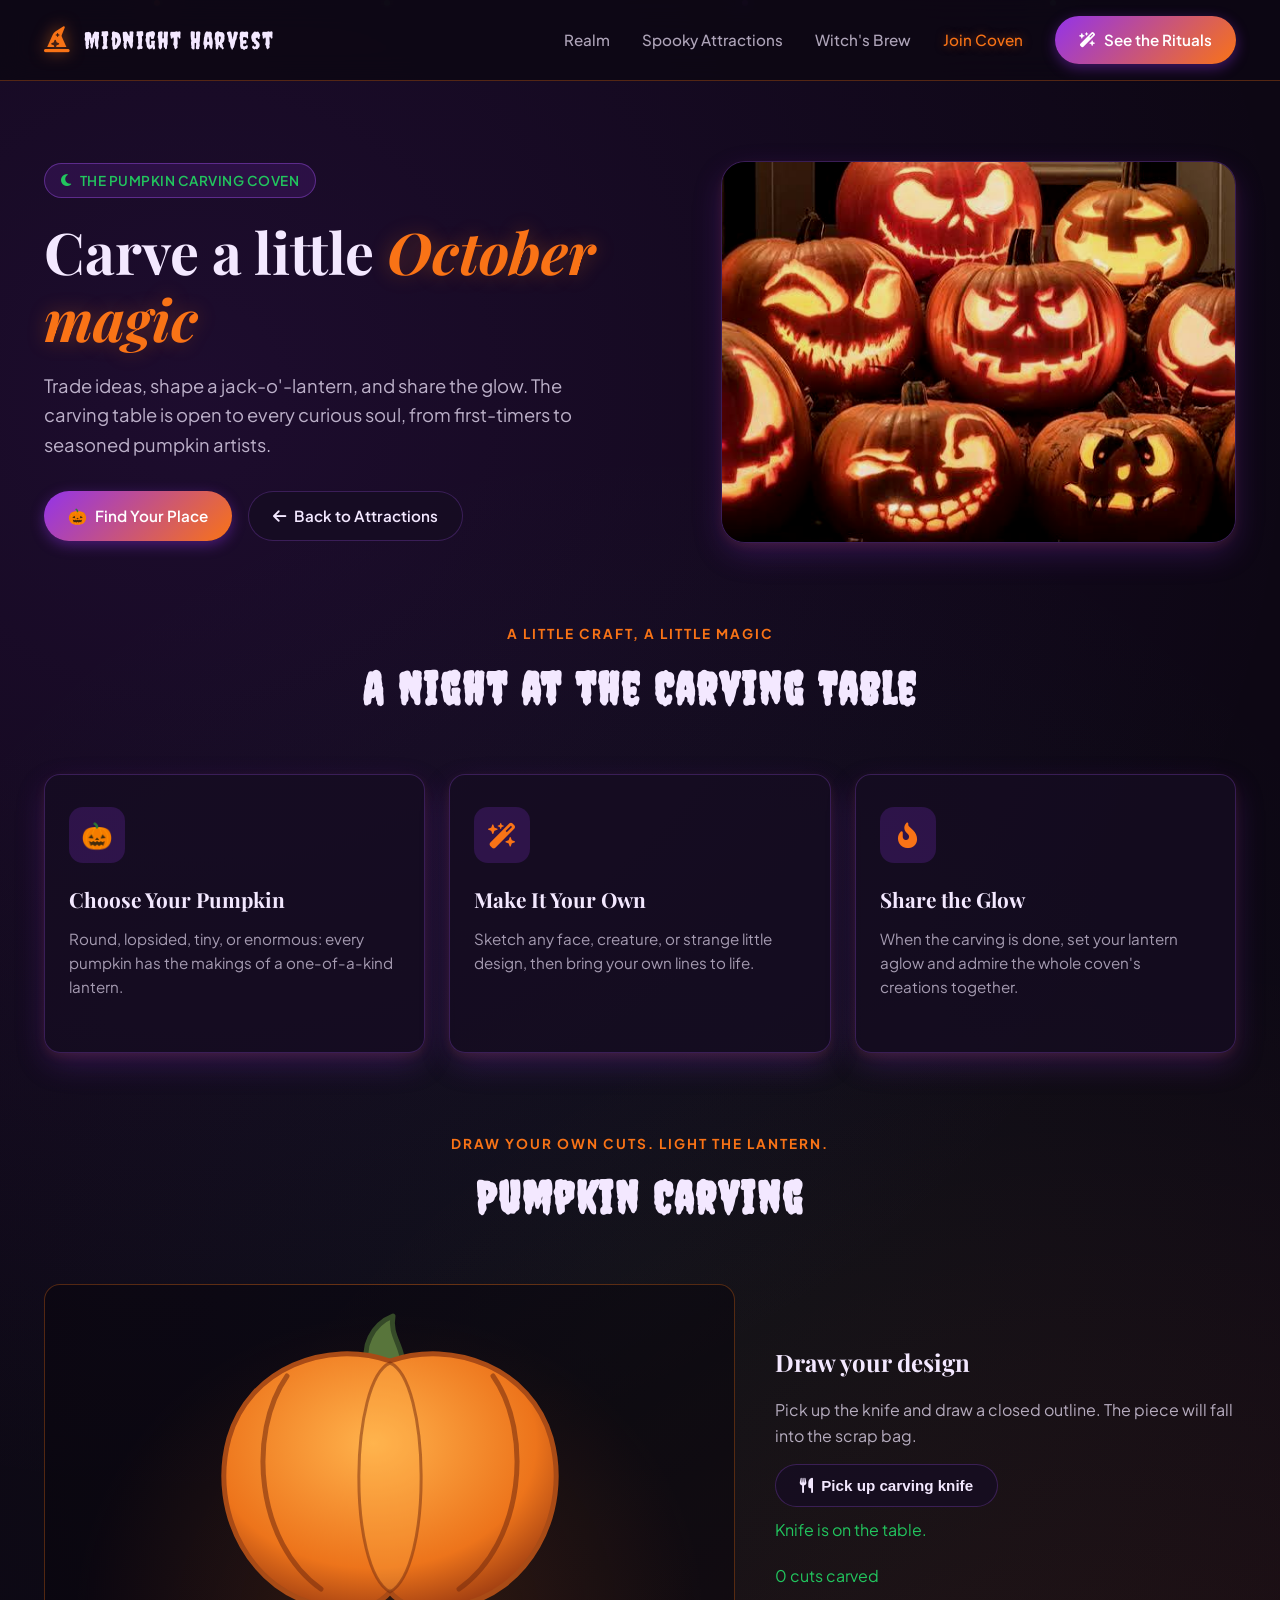
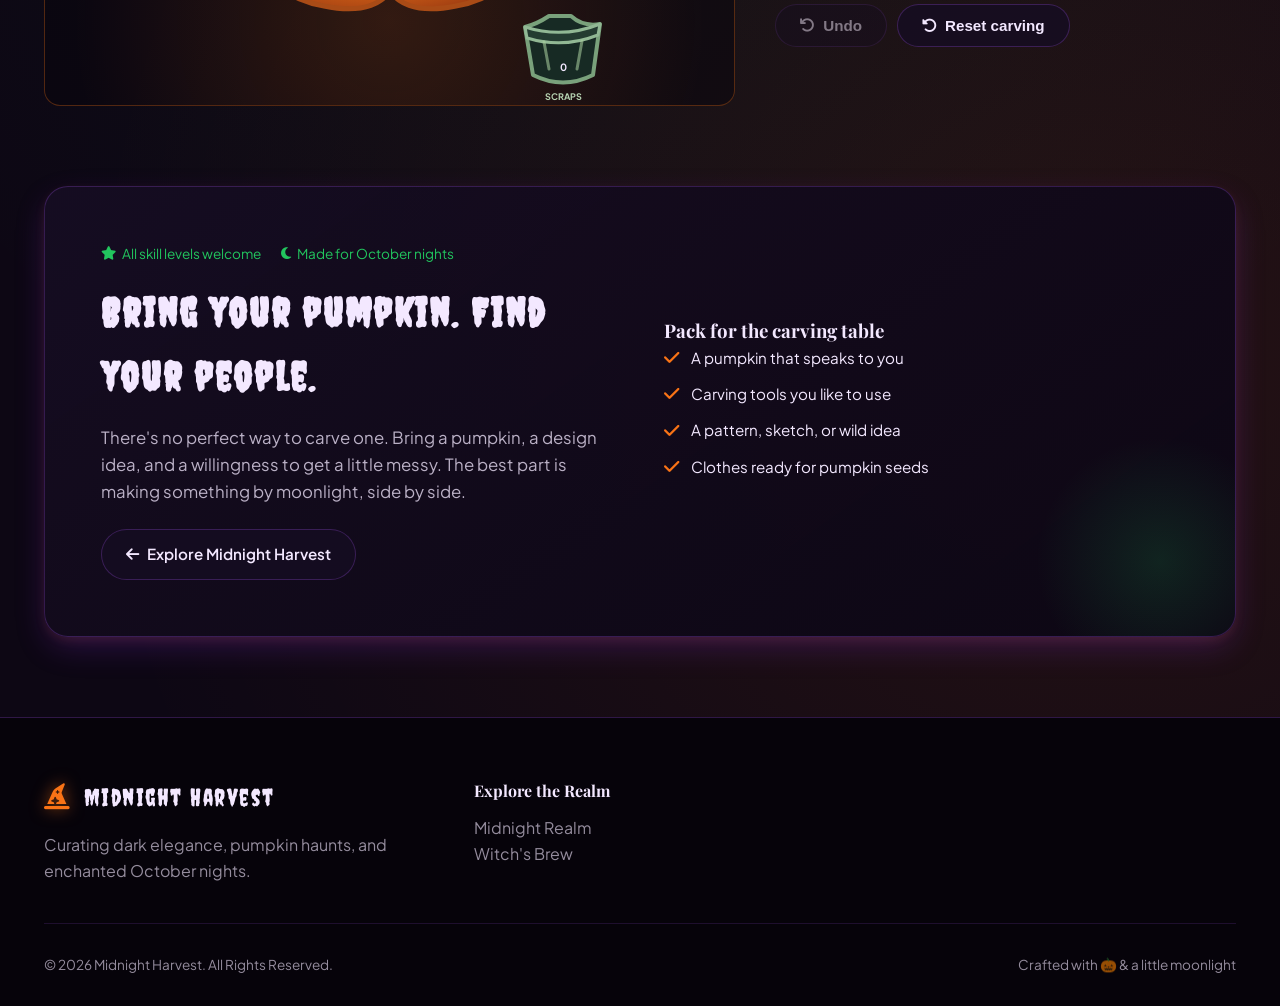
<file: pumpkin.html>
<!DOCTYPE html>
<html lang="en">
<head>
    <meta charset="UTF-8">
    <meta name="viewport" content="width=device-width, initial-scale=1.0">
    <title>Pumpkin Carving Coven</title>
    <link rel="icon" href="favicon.svg" type="image/svg+xml">
    <link rel="stylesheet" href="styles.css">
    <script src="nav.js" defer></script>
    <script src="pumpkin-game.js" defer></script>
    <!-- Google Fonts: Creepster for eerie titles & Plus Jakarta Sans / Playfair for text -->
    <link rel="preconnect" href="https://fonts.googleapis.com">
    <link rel="preconnect" href="https://fonts.gstatic.com" crossorigin>
    <link href="https://fonts.googleapis.com/css2?family=Creepster&family=Playfair+Display:ital,wght@0,400..900;1,400..900&family=Plus+Jakarta+Sans:wght@300;400;500;600;700&display=swap" rel="stylesheet">
    <!-- FontAwesome icons for spooky UI items -->
    <link rel="stylesheet" href="https://cdnjs.cloudflare.com/ajax/libs/font-awesome/6.4.0/css/all.min.css">
</head>
<body>
    <div class="embers-container" aria-hidden="true">
        <div class="floating-ember"></div>
        <div class="floating-ember"></div>
        <div class="floating-ember"></div>
        <div class="floating-ember"></div>
    </div>

    <!-- Navigation Header -->
    <header>
        <div class="container">
            <div class="nav-wrapper">
                <a href="index.html" class="logo">
                    <i class="fa-solid fa-hat-wizard"></i>
                    <span>Midnight Harvest</span>
                </a>
                <button class="nav-toggle" type="button" aria-expanded="false" aria-controls="primary-navigation" aria-label="Open navigation">
                    <i class="fa-solid fa-bars" aria-hidden="true"></i>
                </button>
                <div class="nav-menu" id="primary-navigation">
                    <ul class="nav-links">
                        <li><a href="index.html#home">Realm</a></li>
                        <li><a href="index.html#attractions">Spooky Attractions</a></li>
                        <li><a href="index.html#brew">Witch's Brew</a></li>
                        <li><a href="#join" class="active">Join Coven</a></li>
                    </ul>
                    <a href="#gatherings" class="btn-cta">
                        <i class="fa-solid fa-wand-magic-sparkles"></i> See the Rituals
                    </a>
                </div>
            </div>
        </div>
    </header>

    <main>
        <section class="hero-section" id="home">
            <div class="container">
                <div class="hero-grid">
                    <div class="hero-content">
                        <div class="seasonal-badge">
                            <i class="fa-solid fa-moon"></i> The Pumpkin Carving Coven
                        </div>
                        <h1>Carve a little <span>October magic</span></h1>
                        <p>Trade ideas, shape a jack-o'-lantern, and share the glow. The carving table is open to every curious soul, from first-timers to seasoned pumpkin artists.</p>
                        <div class="hero-actions">
                            <a href="#join" class="btn-cta">
                                <span aria-hidden="true">🎃</span> Find Your Place
                            </a>
                            <a href="index.html#attractions" class="btn-secondary">
                                <i class="fa-solid fa-arrow-left"></i> Back to Attractions
                            </a>
                        </div>
                    </div>

                    <div class="hero-spooky-card full-bleed-hero-card">
                        <img src="carving-images/pumpkin-carving.jpg"
                            alt="Pumpkin carving for the coven">
                    </div>
                </div>
            </div>
        </section>

        <section class="container" id="gatherings">
            <div class="section-header">
                <span class="sub-title">A little craft, a little magic</span>
                <h2 class="spooky-font">A Night at the Carving Table</h2>
            </div>

            <div class="highlights-grid">
                <div class="feature-card">
                    <div class="feature-icon-wrapper">
                        <span aria-hidden="true">🎃</span>
                    </div>
                    <h3>Choose Your Pumpkin</h3>
                    <p>Round, lopsided, tiny, or enormous: every pumpkin has the makings of a one-of-a-kind lantern.</p>
                </div>

                <div class="feature-card">
                    <div class="feature-icon-wrapper">
                        <i class="fa-solid fa-wand-magic-sparkles"></i>
                    </div>
                    <h3>Make It Your Own</h3>
                    <p>Sketch any face, creature, or strange little design, then bring your own lines to life.</p>
                </div>

                <div class="feature-card">
                    <div class="feature-icon-wrapper">
                        <i class="fa-solid fa-fire-flame-curved"></i>
                    </div>
                    <h3>Share the Glow</h3>
                    <p>When the carving is done, set your lantern aglow and admire the whole coven's creations together.</p>
                </div>
            </div>
        </section>

        <section class="container" id="carving-game">
            <div class="section-header">
                <span class="sub-title">Draw your own cuts. Light the lantern.</span>
                <h2 class="spooky-font">Pumpkin Carving</h2>
            </div>

            <div class="carving-game-layout">
                <div class="carving-stage">
                    <svg class="carving-pumpkin" id="carvingPumpkin" viewBox="0 0 440 420" role="group" aria-label="Pumpkin carving area">
                        <defs>
                            <radialGradient id="pumpkinSkin" cx="45%" cy="35%" r="70%">
                                <stop offset="0%" stop-color="#ffb24c" />
                                <stop offset="70%" stop-color="#ed741b" />
                                <stop offset="100%" stop-color="#9c3b11" />
                            </radialGradient>
                            <filter id="cutGlow" x="-100%" y="-100%" width="300%" height="300%">
                                <feGaussianBlur stdDeviation="5" result="blur" />
                                <feMerge>
                                    <feMergeNode in="blur" />
                                    <feMergeNode in="SourceGraphic" />
                                </feMerge>
                            </filter>
                            <clipPath id="pumpkinClip">
                                <path d="M220 76 C157 54 79 83 59 153 C38 229 83 309 154 321 C198 330 213 315 220 307 C227 315 242 330 286 321 C357 309 402 229 381 153 C361 83 283 54 220 76 Z" />
                            </clipPath>
                        </defs>
                        <path class="pumpkin-stem" d="M199 83 C190 62 203 39 223 31 C219 52 235 62 232 83 Z" />
                        <path class="pumpkin-body" d="M220 76 C157 54 79 83 59 153 C38 229 83 309 154 321 C198 330 213 315 220 307 C227 315 242 330 286 321 C357 309 402 229 381 153 C361 83 283 54 220 76 Z" />
                        <path class="pumpkin-lobe" d="M220 78 C180 95 177 283 220 307 C263 283 260 95 220 78 Z" />
                        <path class="pumpkin-groove" d="M117 91 C77 148 86 258 151 304" />
                        <path class="pumpkin-groove" d="M323 91 C363 148 354 258 289 304" />
                        <path class="carving-surface" id="carvingSurface" d="M220 76 C157 54 79 83 59 153 C38 229 83 309 154 321 C198 330 213 315 220 307 C227 315 242 330 286 321 C357 309 402 229 381 153 C361 83 283 54 220 76 Z" />
                        <g id="carvingPattern" clip-path="url(#pumpkinClip)" aria-label="Your custom cuts"></g>
                        <g id="fallingPieces" aria-hidden="true" pointer-events="none"></g>
                        <g class="carving-scrap-bag" aria-label="Scrap bag">
                            <path class="scrap-bag-body" d="M355 342 Q367 339 379 331 L401 331 Q413 342 430 339 L423 390 Q393 405 363 390 Z" />
                            <path class="scrap-bag-rim" d="M355 342 Q393 354 430 339 L428 350 Q393 364 357 353 Z" />
                            <path class="scrap-bag-fold" d="M374 357 L379 384 M412 356 L407 384" />
                            <text class="scrap-bag-label" x="393" y="415">SCRAPS</text>
                            <text class="scrap-bag-count" id="scrapCount" x="393" y="386">0</text>
                        </g>
                    </svg>
                </div>

                <div class="carving-controls">
                    <h3>Draw your design</h3>
                    <p class="carving-instructions">Pick up the knife and draw a closed outline. The piece will fall into the scrap bag.</p>
                    <button class="btn-secondary carving-action carving-knife" id="toggleKnife" type="button" aria-pressed="false">
                        <i class="fa-solid fa-utensils" aria-hidden="true"></i>
                        <span id="knifeToggleLabel">Pick up carving knife</span>
                    </button>
                    <p class="carving-tool-status" id="carvingToolStatus" role="status" aria-live="polite">Knife is on the table.</p>
                    <p class="carving-progress" id="carvingProgress" role="status" aria-live="polite">0 cuts carved</p>
                    <div class="carving-actions">
                        <button class="btn-secondary carving-action" id="undoCarving" type="button" disabled>
                            <i class="fa-solid fa-arrow-rotate-left" aria-hidden="true"></i> Undo
                        </button>
                        <button class="btn-secondary carving-action" id="resetCarving" type="button">
                            <i class="fa-solid fa-rotate-left" aria-hidden="true"></i> Reset carving
                        </button>
                    </div>
                </div>
            </div>
        </section>

        <section class="container" id="join">
            <div class="story-section">
                <div class="story-grid">
                    <div class="story-content">
                        <div class="recipe-meta">
                            <span><i class="fa-solid fa-star"></i> All skill levels welcome</span>
                            <span><i class="fa-solid fa-moon"></i> Made for October nights</span>
                        </div>
                        <h2 class="spooky-font">Bring your pumpkin. Find your people.</h2>
                        <p>There's no perfect way to carve one. Bring a pumpkin, a design idea, and a willingness to get a little messy. The best part is making something by moonlight, side by side.</p>
                        <a href="index.html#attractions" class="btn-secondary">
                            <i class="fa-solid fa-arrow-left"></i> Explore Midnight Harvest
                        </a>
                    </div>

                    <div class="story-content">
                        <h3>Pack for the carving table</h3>
                        <ul class="ingredient-list">
                            <li><i class="fa-solid fa-check"></i> A pumpkin that speaks to you</li>
                            <li><i class="fa-solid fa-check"></i> Carving tools you like to use</li>
                            <li><i class="fa-solid fa-check"></i> A pattern, sketch, or wild idea</li>
                            <li><i class="fa-solid fa-check"></i> Clothes ready for pumpkin seeds</li>
                        </ul>
                    </div>
                </div>
            </div>
        </section>
    </main>

    <footer>
        <div class="container">
            <div class="footer-grid">
                <div class="footer-brand">
                    <a href="index.html" class="logo">
                        <i class="fa-solid fa-hat-wizard"></i>
                        <span>Midnight Harvest</span>
                    </a>
                    <p>Curating dark elegance, pumpkin haunts, and enchanted October nights.</p>
                </div>
                <div>
                    <h4 style="color: var(--text-ghost); margin-bottom: 12px;">Explore the Realm</h4>
                    <p><a href="index.html#home" style="color: rgba(243,232,255,0.6); text-decoration: none;">Midnight Realm</a></p>
                    <p><a href="index.html#brew" style="color: rgba(243,232,255,0.6); text-decoration: none;">Witch's Brew</a></p>
                </div>
            </div>
            <div class="footer-bottom">
                <p>&copy; 2026 Midnight Harvest. All Rights Reserved.</p>
                <p>Crafted with 🎃 &amp; a little moonlight</p>
            </div>
        </div>
    </footer>
</body>
</html>
</file>
<file: styles.css>
:root {
    --bg-obsidian: #0d0714;
    --bg-card: rgba(22, 13, 34, 0.75);
    --bg-card-border: rgba(168, 85, 247, 0.25);
    --primary-pumpkin: #f97316;
    --primary-purple: #9333ea;
    --accent-green: #22c55e;
    --glow-green: #4ade80;
    --text-ghost: #f3e8ff;
    --text-subtle: #a855f7;
    --text-muted: #94a3b8;
    --border-spooky: rgba(249, 115, 22, 0.3);
    --shadow-witchy: 0 12px 32px -4px rgba(147, 51, 234, 0.25), 0 4px 12px -2px rgba(249, 115, 22, 0.15);
    --shadow-glow: 0 0 25px rgba(34, 197, 94, 0.35);
    --radius-lg: 24px;
    --radius-md: 16px;
    --radius-sm: 8px;
    --transition-smooth: all 0.35s cubic-bezier(0.16, 1, 0.3, 1);
}

* {
    margin: 0;
    padding: 0;
    box-sizing: border-box;
}

html {
    scroll-behavior: smooth;
}

body {
    font-family: 'Plus Jakarta Sans', sans-serif;
    background-color: var(--bg-obsidian);
    color: var(--text-ghost);
    line-height: 1.6;
    overflow-x: hidden;
    position: relative;
    background-image:
        radial-gradient(circle at 15% 15%, rgba(147, 51, 234, 0.12) 0%, transparent 45%),
        radial-gradient(circle at 85% 75%, rgba(249, 115, 22, 0.1) 0%, transparent 45%),
        radial-gradient(circle at 50% 50%, rgba(34, 197, 94, 0.05) 0%, transparent 60%);
}

/* Typography */
h1,
h2,
h3,
h4 {
    font-family: 'Playfair Display', Georgia, serif;
    color: var(--text-ghost);
    font-weight: 700;
}

.spooky-font {
    font-family: 'Creepster', cursive;
    letter-spacing: 2px;
}

/* Floating Ember & Sparkle Effect */
.embers-container {
    position: fixed;
    top: 0;
    left: 0;
    width: 100%;
    height: 100%;
    pointer-events: none;
    z-index: 10;
    overflow: hidden;
}

.floating-ember {
    position: absolute;
    width: 6px;
    height: 6px;
    background-color: var(--accent-green);
    border-radius: 50%;
    box-shadow: 0 0 8px var(--glow-green);
    opacity: 0.4;
    animation: riseEmbers 10s linear infinite;
}

.floating-ember:nth-child(1) {
    left: 12%;
    animation-delay: 0s;
    animation-duration: 9s;
    background-color: var(--primary-pumpkin);
}

.floating-ember:nth-child(2) {
    left: 30%;
    animation-delay: 2s;
    animation-duration: 12s;
    background-color: var(--accent-green);
}

.floating-ember:nth-child(3) {
    left: 58%;
    animation-delay: 1s;
    animation-duration: 8s;
    background-color: var(--primary-purple);
}

.floating-ember:nth-child(4) {
    left: 82%;
    animation-delay: 4s;
    animation-duration: 11s;
    background-color: var(--glow-green);
}

@keyframes riseEmbers {
    0% {
        transform: translateY(105vh) scale(0.6);
        opacity: 0;
    }

    20% {
        opacity: 0.8;
    }

    80% {
        opacity: 0.8;
    }

    100% {
        transform: translateY(-10vh) scale(1.4);
        opacity: 0;
    }
}

/* Layout Container */
.container {
    max-width: 1240px;
    margin: 0 auto;
    padding: 0 24px;
}

/* Header / Navbar */
header {
    position: sticky;
    top: 0;
    z-index: 100;
    background: rgba(13, 7, 20, 0.88);
    backdrop-filter: blur(14px);
    -webkit-backdrop-filter: blur(14px);
    border-bottom: 1px solid var(--border-spooky);
    transition: var(--transition-smooth);
}

header.nav-hidden {
    transform: translateY(-100%);
}

header.nav-hidden:focus-within {
    transform: translateY(0);
}

.nav-wrapper {
    display: flex;
    align-items: center;
    justify-content: space-between;
    height: 80px;
}

.nav-menu {
    display: flex;
    align-items: center;
    gap: 32px;
}

.nav-toggle {
    display: none;
    align-items: center;
    justify-content: center;
    width: 44px;
    height: 44px;
    color: var(--text-ghost);
    background: rgba(22, 13, 34, 0.8);
    border: 1px solid var(--bg-card-border);
    border-radius: var(--radius-sm);
    font-size: 1.2rem;
    cursor: pointer;
}

.logo {
    display: flex;
    align-items: center;
    gap: 12px;
    text-decoration: none;
    color: var(--text-ghost);
    font-size: 1.5rem;
    font-family: 'Creepster', cursive;
    letter-spacing: 1.5px;
}

.logo i {
    color: var(--primary-pumpkin);
    font-size: 1.6rem;
    filter: drop-shadow(0 0 8px rgba(249, 115, 22, 0.6));
}

.nav-links {
    display: flex;
    gap: 32px;
    list-style: none;
}

.nav-links a {
    text-decoration: none;
    color: rgba(243, 232, 255, 0.7);
    font-weight: 500;
    font-size: 0.95rem;
    transition: var(--transition-smooth);
    position: relative;
}

.nav-links a:hover,
.nav-links a.active {
    color: var(--primary-pumpkin);
    text-shadow: 0 0 10px rgba(249, 115, 22, 0.5);
}

.nav-toggle:focus-visible,
.nav-links a:focus-visible,
.nav-menu .btn-cta:focus-visible {
    outline: 2px solid var(--accent-green);
    outline-offset: 4px;
}

.btn-cta {
    background: linear-gradient(135deg, var(--primary-purple) 0%, var(--primary-pumpkin) 100%);
    color: #ffffff;
    padding: 12px 24px;
    border-radius: 50px;
    text-decoration: none;
    font-weight: 600;
    font-size: 0.95rem;
    box-shadow: 0 4px 14px rgba(147, 51, 234, 0.4);
    transition: var(--transition-smooth);
    display: inline-flex;
    align-items: center;
    gap: 8px;
    border: none;
    cursor: pointer;
}

.btn-cta:hover {
    transform: translateY(-2px);
    box-shadow: 0 6px 20px rgba(249, 115, 22, 0.5);
    background: linear-gradient(135deg, #a855f7 0%, #ea580c 100%);
}

.btn-secondary {
    background-color: rgba(22, 13, 34, 0.8);
    color: var(--text-ghost);
    border: 1px solid var(--bg-card-border);
    padding: 12px 24px;
    border-radius: 50px;
    text-decoration: none;
    font-weight: 600;
    font-size: 0.95rem;
    transition: var(--transition-smooth);
    display: inline-flex;
    align-items: center;
    gap: 8px;
}

.btn-secondary:hover {
    background-color: rgba(147, 51, 234, 0.2);
    color: var(--accent-green);
    border-color: var(--accent-green);
    transform: translateY(-2px);
    box-shadow: var(--shadow-glow);
}

/* Hero Section */
.hero-section {
    padding: 80px 0;
    position: relative;
}

.hero-grid {
    display: grid;
    grid-template-columns: 1.1fr 0.9fr;
    gap: 48px;
    align-items: center;
}

.seasonal-badge {
    display: inline-flex;
    align-items: center;
    gap: 8px;
    background: rgba(147, 51, 234, 0.15);
    border: 1px solid rgba(168, 85, 247, 0.4);
    color: var(--accent-green);
    padding: 6px 16px;
    border-radius: 30px;
    font-size: 0.85rem;
    font-weight: 600;
    margin-bottom: 20px;
    letter-spacing: 0.5px;
    text-transform: uppercase;
}

.hero-content h1 {
    font-size: 3.6rem;
    line-height: 1.15;
    margin-bottom: 20px;
}

.hero-content h1 span {
    color: var(--primary-pumpkin);
    font-style: italic;
    text-shadow: 0 0 20px rgba(249, 115, 22, 0.3);
}

.hero-content p {
    font-size: 1.15rem;
    color: rgba(243, 232, 255, 0.75);
    margin-bottom: 32px;
    max-width: 540px;
}

.hero-actions {
    display: flex;
    gap: 16px;
    flex-wrap: wrap;
}

/* Spooky Hero Illustration */
.hero-spooky-card {
    background: var(--bg-card);
    backdrop-filter: blur(10px);
    border: 1px solid var(--bg-card-border);
    border-radius: var(--radius-lg);
    padding: 32px;
    box-shadow: var(--shadow-witchy);
    text-align: center;
    position: relative;
}

.hero-spooky-card img {
    width: 100%;
    height: 380px;
    object-fit: cover;
    border-radius: var(--radius-md);
    filter: brightness(0.9) contrast(1.1);
}

.full-bleed-hero-card {
    padding: 0;
    overflow: hidden;
}

.full-bleed-hero-card img {
    display: block;
    border-radius: 0;
}

.movie-visual-placeholder {
    min-height: 446px;
    display: flex;
    flex-direction: column;
    align-items: center;
    justify-content: center;
    gap: 12px;
    color: var(--text-ghost);
    background: radial-gradient(circle at 50% 35%, rgba(147, 51, 234, 0.2), transparent 55%), rgba(22, 13, 34, 0.8);
    border-style: dashed;
}

.movie-visual-placeholder > i {
    color: var(--primary-pumpkin);
    font-size: 3rem;
}

.movie-visual-placeholder p {
    font-family: 'Playfair Display', Georgia, serif;
    font-size: 1.25rem;
    font-weight: 700;
}

.movie-visual-placeholder span,
.movie-imdb-link {
    color: var(--accent-green);
    font-size: 0.9rem;
    font-weight: 600;
}

.movie-imdb-link {
    margin-top: auto;
}

.movie-card:hover .movie-imdb-link {
    color: var(--primary-pumpkin);
}

.movie-card:focus-visible {
    outline: 2px solid var(--accent-green);
    outline-offset: 4px;
}

/* Witches' Brew Cauldron Section */
.story-section {
    background: linear-gradient(145deg, rgba(22, 13, 34, 0.95) 0%, rgba(13, 7, 20, 0.98) 100%);
    border-radius: var(--radius-lg);
    border: 1px solid var(--bg-card-border);
    padding: 56px;
    margin: 80px 0;
    box-shadow: var(--shadow-witchy);
    position: relative;
    overflow: hidden;
}

.story-section::after {
    content: '';
    position: absolute;
    bottom: -50px;
    right: -50px;
    width: 250px;
    height: 250px;
    background: radial-gradient(circle, rgba(34, 197, 94, 0.15) 0%, transparent 70%);
    pointer-events: none;
}

.story-grid {
    display: grid;
    grid-template-columns: 1fr 1fr;
    gap: 48px;
    align-items: center;
}

/* Cauldron Visual Wrapper */
.cauldron-container {
    position: relative;
    display: flex;
    flex-direction: column;
    justify-content: center;
    align-items: center;
    background: radial-gradient(circle, rgba(34, 197, 94, 0.1) 0%, transparent 70%);
    padding: 20px;
    border-radius: var(--radius-lg);
}

.cauldron-svg-wrapper {
    width: 100%;
    max-width: 360px;
    position: relative;
    filter: drop-shadow(0 15px 25px rgba(0, 0, 0, 0.8));
}

.cauldron-recipe-state {
    width: 100%;
    max-width: 360px;
    text-align: center;
}

.cauldron-status {
    min-height: 1.6em;
    margin: 0 0 8px;
    color: var(--accent-green);
    font-size: 0.9rem;
}

.cauldron-contents {
    display: flex;
    flex-wrap: wrap;
    justify-content: center;
    gap: 6px;
    list-style: none;
}

.cauldron-contents li {
    padding: 4px 8px;
    border: 1px solid var(--border-spooky);
    border-radius: var(--radius-sm);
    color: var(--text-ghost);
    background: rgba(13, 7, 20, 0.75);
    font-size: 0.75rem;
}

/* Cauldron Animations */
.cauldron-steam {
    animation: steamFloat 3.5s ease-in-out infinite alternate;
    transform-origin: center bottom;
}

.cauldron-bubble {
    animation: bubblePop 2.2s ease-in-out infinite;
    transform-origin: center;
}

.cauldron-bubble-2 {
    animation: bubblePop 2.8s ease-in-out infinite 0.7s;
    transform-origin: center;
}

.cauldron-bubble-3 {
    animation: bubblePop 1.9s ease-in-out infinite 1.2s;
    transform-origin: center;
}

.cauldron-glow {
    animation: liquidGlow 2.5s ease-in-out infinite alternate;
}

@keyframes steamFloat {
    0% {
        transform: translateY(0) scaleX(0.95);
        opacity: 0.5;
    }

    50% {
        transform: translateY(-8px) scaleX(1.05);
        opacity: 0.85;
    }

    100% {
        transform: translateY(-16px) scaleX(0.9);
        opacity: 0.4;
    }
}

@keyframes bubblePop {
    0% {
        transform: scale(0.6) translateY(0);
        opacity: 0.2;
    }

    50% {
        transform: scale(1.2) translateY(-6px);
        opacity: 1;
    }

    100% {
        transform: scale(0.3) translateY(-14px);
        opacity: 0;
    }
}

@keyframes liquidGlow {
    0% {
        filter: drop-shadow(0 0 12px rgba(34, 197, 94, 0.6));
    }

    100% {
        filter: drop-shadow(0 0 28px rgba(74, 222, 128, 0.95));
    }
}

.recipe-meta {
    display: flex;
    gap: 20px;
    margin-bottom: 16px;
    font-size: 0.85rem;
    color: var(--accent-green);
}

.recipe-meta span {
    display: flex;
    align-items: center;
    gap: 6px;
}

.story-content h2 {
    font-size: 2.5rem;
    margin-bottom: 16px;
    color: var(--text-ghost);
}

.story-content p {
    color: rgba(243, 232, 255, 0.75);
    margin-bottom: 24px;
    font-size: 1.05rem;
}

.ingredient-list {
    list-style: none;
    margin-bottom: 28px;
}

.ingredient-list li {
    display: flex;
    align-items: center;
    gap: 12px;
    margin-bottom: 12px;
    font-size: 0.95rem;
    color: var(--text-ghost);
}

.ingredient-list li i {
    color: var(--primary-pumpkin);
    font-size: 1.1rem;
}

.brew-ingredient-list li {
    justify-content: space-between;
    gap: 16px;
}

.ingredient-name {
    display: flex;
    align-items: center;
    gap: 12px;
}

.ingredient-add {
    flex: 0 0 auto;
    min-width: 76px;
    padding: 7px 12px;
    border: 1px solid var(--border-spooky);
    border-radius: var(--radius-sm);
    background: rgba(249, 115, 22, 0.12);
    color: var(--text-ghost);
    font: inherit;
    font-size: 0.8rem;
    font-weight: 700;
    cursor: pointer;
    transition: var(--transition-smooth);
}

.brew-actions {
    display: flex;
    flex-wrap: wrap;
    gap: 12px;
}

.brew-actions [hidden] {
    display: none;
}

.ingredient-add:hover:not(:disabled) {
    border-color: var(--primary-pumpkin);
    background: rgba(249, 115, 22, 0.24);
}

.ingredient-add:disabled {
    color: var(--accent-green);
    cursor: default;
}

.ingredient-add:focus-visible,
.btn-cta:focus-visible {
    outline: 2px solid var(--accent-green);
    outline-offset: 3px;
}

.btn-cta:disabled {
    opacity: 0.55;
    cursor: not-allowed;
    transform: none;
}

body.potion-chaos .potion-floater {
    position: relative;
    z-index: 20;
    will-change: translate;
}

body.potion-chaos .story-section,
body.potion-chaos .full-bleed-hero-card {
    overflow: visible;
}

/* Feature Cards Section */
.section-header {
    text-align: center;
    max-width: 640px;
    margin: 0 auto 50px;
}

.section-header .sub-title {
    color: var(--primary-pumpkin);
    font-weight: 700;
    text-transform: uppercase;
    font-size: 0.85rem;
    letter-spacing: 2px;
    margin-bottom: 8px;
    display: block;
}

.section-header h2 {
    font-size: 2.8rem;
    margin-bottom: 12px;
}

.highlights-grid {
    display: grid;
    grid-template-columns: repeat(auto-fit, minmax(260px, 1fr));
    gap: 24px;
    margin-bottom: 80px;
}

.feature-card {
    background: var(--bg-card);
    border: 1px solid var(--bg-card-border);
    border-radius: var(--radius-md);
    padding: 32px 24px;
    box-shadow: var(--shadow-witchy);
    transition: var(--transition-smooth);
    display: flex;
    flex-direction: column;
    position: relative;
}

a.feature-card {
    color: inherit;
    text-decoration: none;
}

.feature-card:hover {
    transform: translateY(-6px);
    border-color: var(--primary-pumpkin);
    box-shadow: 0 12px 30px rgba(249, 115, 22, 0.25);
}

.feature-icon-wrapper {
    width: 56px;
    height: 56px;
    border-radius: 14px;
    background: rgba(147, 51, 234, 0.2);
    color: var(--primary-pumpkin);
    display: flex;
    align-items: center;
    justify-content: center;
    font-size: 1.6rem;
    margin-bottom: 20px;
}

.feature-card h3 {
    font-size: 1.3rem;
    margin-bottom: 10px;
}

.feature-card p {
    color: rgba(243, 232, 255, 0.65);
    font-size: 0.95rem;
    margin-bottom: 20px;
    flex-grow: 1;
}

/* Pumpkin carving minigame */
.carving-game-layout {
    display: grid;
    grid-template-columns: minmax(0, 1.2fr) minmax(240px, 0.8fr);
    align-items: center;
    gap: 40px;
    margin: 0 0 80px;
}

.carving-stage {
    display: grid;
    place-items: center;
    min-height: 340px;
    overflow: hidden;
    border: 1px solid var(--border-spooky);
    border-radius: var(--radius-md);
    background: radial-gradient(ellipse at 50% 80%, rgba(249, 115, 22, 0.16), transparent 65%), rgba(8, 5, 12, 0.5);
}

.carving-stage.is-knife-held {
    touch-action: none;
    overscroll-behavior: contain;
}

.carving-pumpkin {
    display: block;
    width: min(100%, 440px);
    height: auto;
    aspect-ratio: 11 / 10.5;
    overflow: visible;
}

.carving-stage.is-knife-held .carving-pumpkin,
.carving-stage.is-knife-held .carving-surface {
    touch-action: none;
}

.pumpkin-stem {
    fill: #58753b;
    stroke: #354a28;
    stroke-width: 5;
    stroke-linejoin: round;
}

.pumpkin-body {
    fill: url(#pumpkinSkin);
    stroke: #a94b16;
    stroke-width: 5;
}

.pumpkin-lobe {
    fill: rgba(255, 184, 79, 0.24);
    stroke: rgba(117, 43, 14, 0.5);
    stroke-width: 3;
}

.pumpkin-groove {
    fill: none;
    stroke: rgba(117, 43, 14, 0.55);
    stroke-width: 5;
    stroke-linecap: round;
}

.carving-surface {
    fill: transparent;
    pointer-events: all;
    cursor: not-allowed;
    touch-action: pan-y;
    user-select: none;
    -webkit-user-select: none;
}

.carving-stage.is-knife-held .carving-surface {
    cursor: crosshair;
}

.carving-cut {
    fill: none;
    stroke: #fff0a6;
    stroke-width: 8;
    stroke-linecap: round;
    stroke-linejoin: round;
    filter: url(#cutGlow);
    pointer-events: none;
}

.carving-cut.is-cutout {
    fill: #ffe37b;
    stroke: #fff3bd;
    stroke-width: 3;
}

.carved-fragment {
    fill: url(#pumpkinSkin);
    stroke: #ffd28b;
    stroke-width: 3;
    stroke-linejoin: round;
    filter: url(#cutGlow);
}

.carving-scrap-bag {
    pointer-events: none;
}

.scrap-bag-body {
    fill: #172a24;
    stroke: #79a17b;
    stroke-width: 4;
    stroke-linejoin: round;
}

.scrap-bag-rim {
    fill: #243c31;
    stroke: #91b894;
    stroke-width: 3;
    stroke-linejoin: round;
}

.scrap-bag-fold {
    fill: none;
    stroke: rgba(173, 211, 163, 0.55);
    stroke-width: 3;
    stroke-linecap: round;
}

.scrap-bag-label,
.scrap-bag-count {
    fill: var(--text-ghost);
    font-family: 'Plus Jakarta Sans', sans-serif;
    font-size: 10px;
    font-weight: 700;
    text-anchor: middle;
}

.scrap-bag-label {
    fill: #b9d5b4;
    font-size: 9px;
}

.carving-controls h3 {
    margin-bottom: 16px;
    font-size: 1.5rem;
}

.carving-instructions {
    color: rgba(243, 232, 255, 0.72);
}

.carving-knife {
    margin-top: 16px;
}

.carving-knife.is-held {
    border-color: var(--primary-pumpkin);
    background: rgba(249, 115, 22, 0.2);
    color: #ffe0a0;
}

.carving-tool-status {
    min-height: 1.6em;
    margin-top: 10px;
    color: var(--accent-green);
}

.carving-progress {
    min-height: 1.6em;
    margin: 20px 0 16px;
    color: var(--accent-green);
}

.carving-actions {
    display: flex;
    flex-wrap: wrap;
    gap: 10px;
}

.carving-action {
    cursor: pointer;
}

.carving-action:disabled {
    opacity: 0.48;
    cursor: not-allowed;
}

.carving-action:focus-visible {
    outline: 2px solid var(--accent-green);
    outline-offset: 3px;
}

/* Footer */
footer {
    background-color: #06030a;
    color: rgba(243, 232, 255, 0.6);
    padding: 60px 0 30px;
    border-top: 1px solid var(--bg-card-border);
}

.footer-grid {
    display: grid;
    grid-template-columns: 2fr 1fr 1fr 1.5fr;
    gap: 40px;
    margin-bottom: 40px;
}

.footer-brand .logo {
    margin-bottom: 16px;
}

.footer-bottom {
    padding-top: 30px;
    border-top: 1px solid rgba(168, 85, 247, 0.15);
    display: flex;
    align-items: center;
    justify-content: space-between;
    font-size: 0.85rem;
}

/* Toast Popup */
.spooky-toast {
    position: fixed;
    bottom: 30px;
    right: 30px;
    background: rgba(22, 13, 34, 0.95);
    border: 1px solid var(--accent-green);
    color: var(--glow-green);
    padding: 16px 24px;
    border-radius: var(--radius-md);
    box-shadow: var(--shadow-glow);
    display: none;
    z-index: 1000;
    backdrop-filter: blur(10px);
    font-weight: 600;
}

/* Responsive Breakpoints */
@media (max-width: 992px) {

    .hero-grid,
    .story-grid,
    .carving-game-layout {
        grid-template-columns: 1fr;
        gap: 40px;
    }

    .hero-content {
        text-align: center;
    }

    .hero-actions {
        justify-content: center;
    }

    .footer-grid {
        grid-template-columns: 1fr 1fr;
    }
}

@media (max-width: 1100px) {
    .nav-wrapper {
        height: auto;
        min-height: 72px;
        flex-wrap: wrap;
        padding: 12px 0;
    }

    .nav-toggle {
        display: inline-flex;
        margin-left: auto;
    }

    .nav-menu {
        display: none;
        flex: 0 0 100%;
        flex-direction: column;
        align-items: stretch;
        gap: 12px;
        padding: 8px 0 12px;
    }

    .nav-menu.is-open {
        display: flex;
    }

    .nav-links {
        flex-direction: column;
        gap: 0;
    }

    .nav-links li + li {
        border-top: 1px solid rgba(168, 85, 247, 0.15);
    }

    .nav-links a {
        display: block;
        padding: 12px 4px;
    }

    .nav-menu > .btn-cta {
        align-self: flex-start;
    }
}

@media (max-width: 520px) {
    .carving-stage {
        min-height: 260px;
    }

    .logo {
        gap: 8px;
        font-size: 1.25rem;
    }

    .logo i {
        font-size: 1.4rem;
    }
}

@media (prefers-reduced-motion: reduce) {
    header {
        transition: none;
    }

}
</file>
